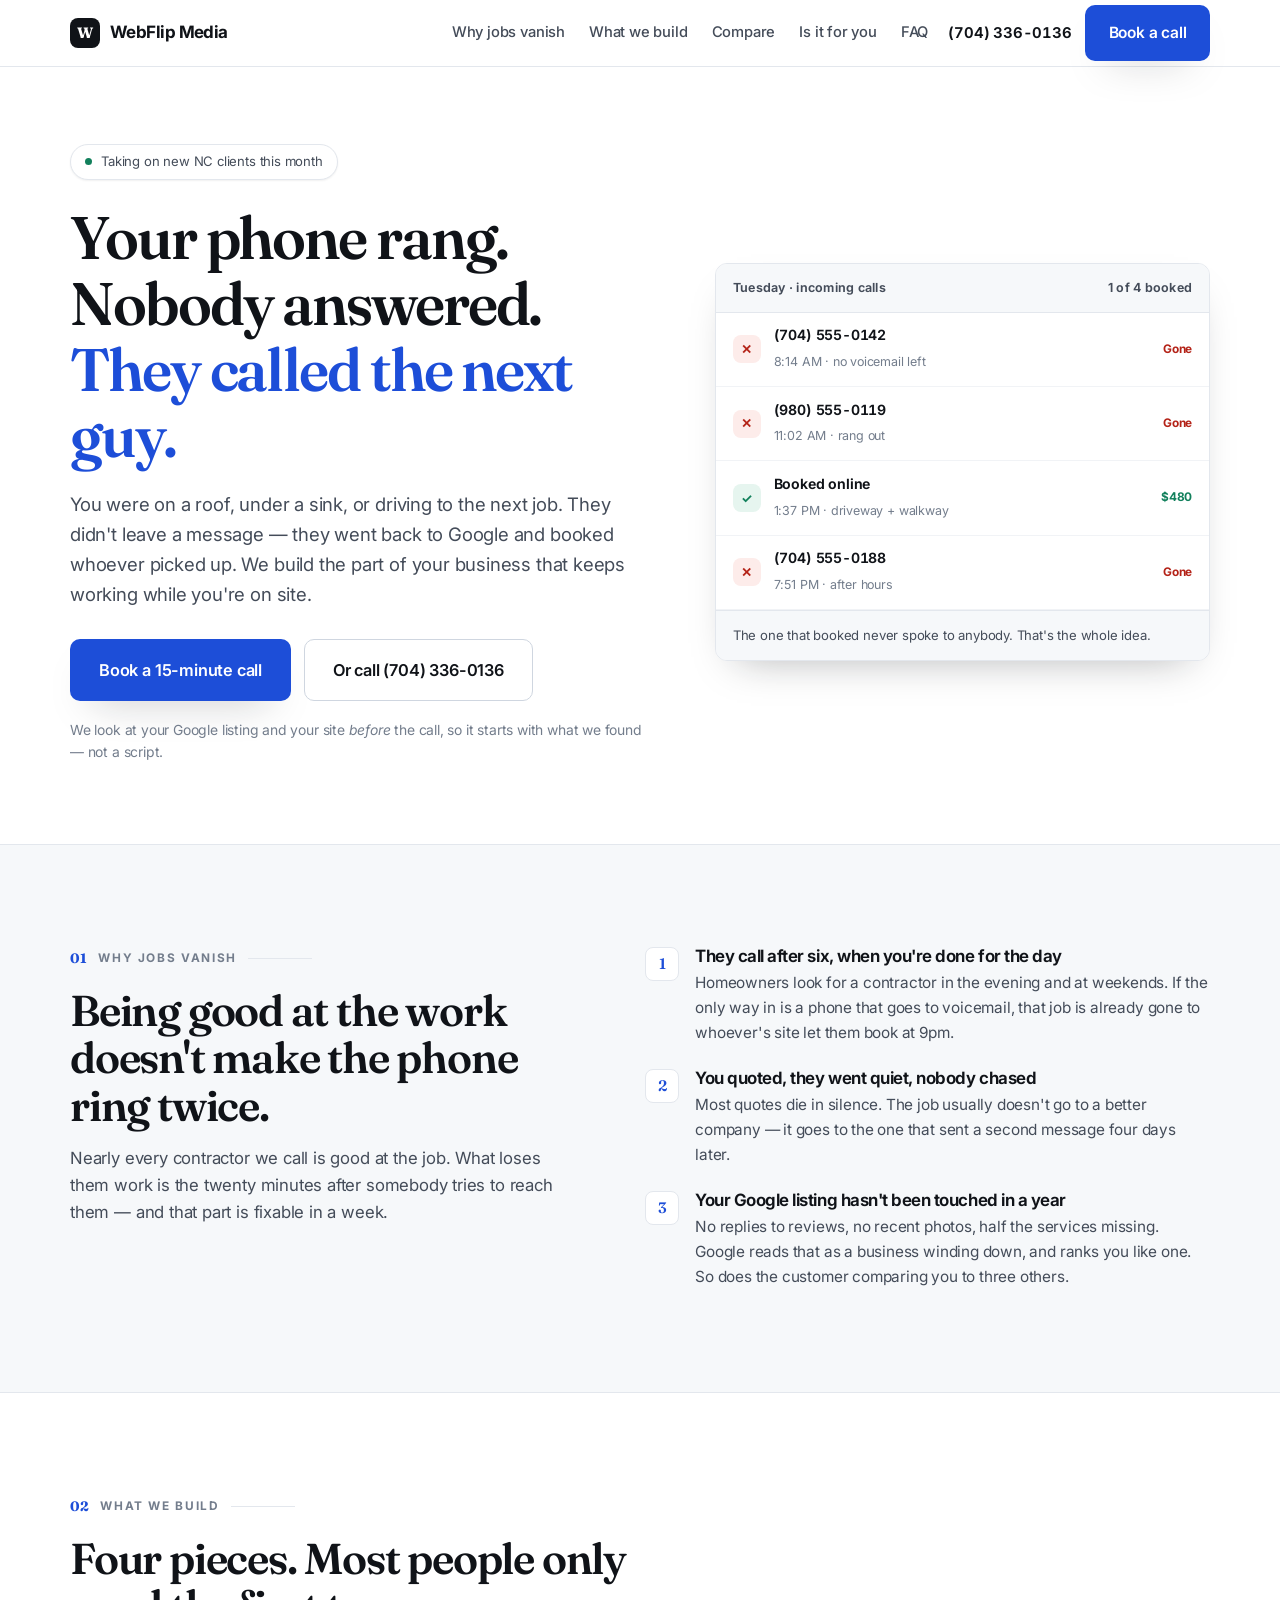
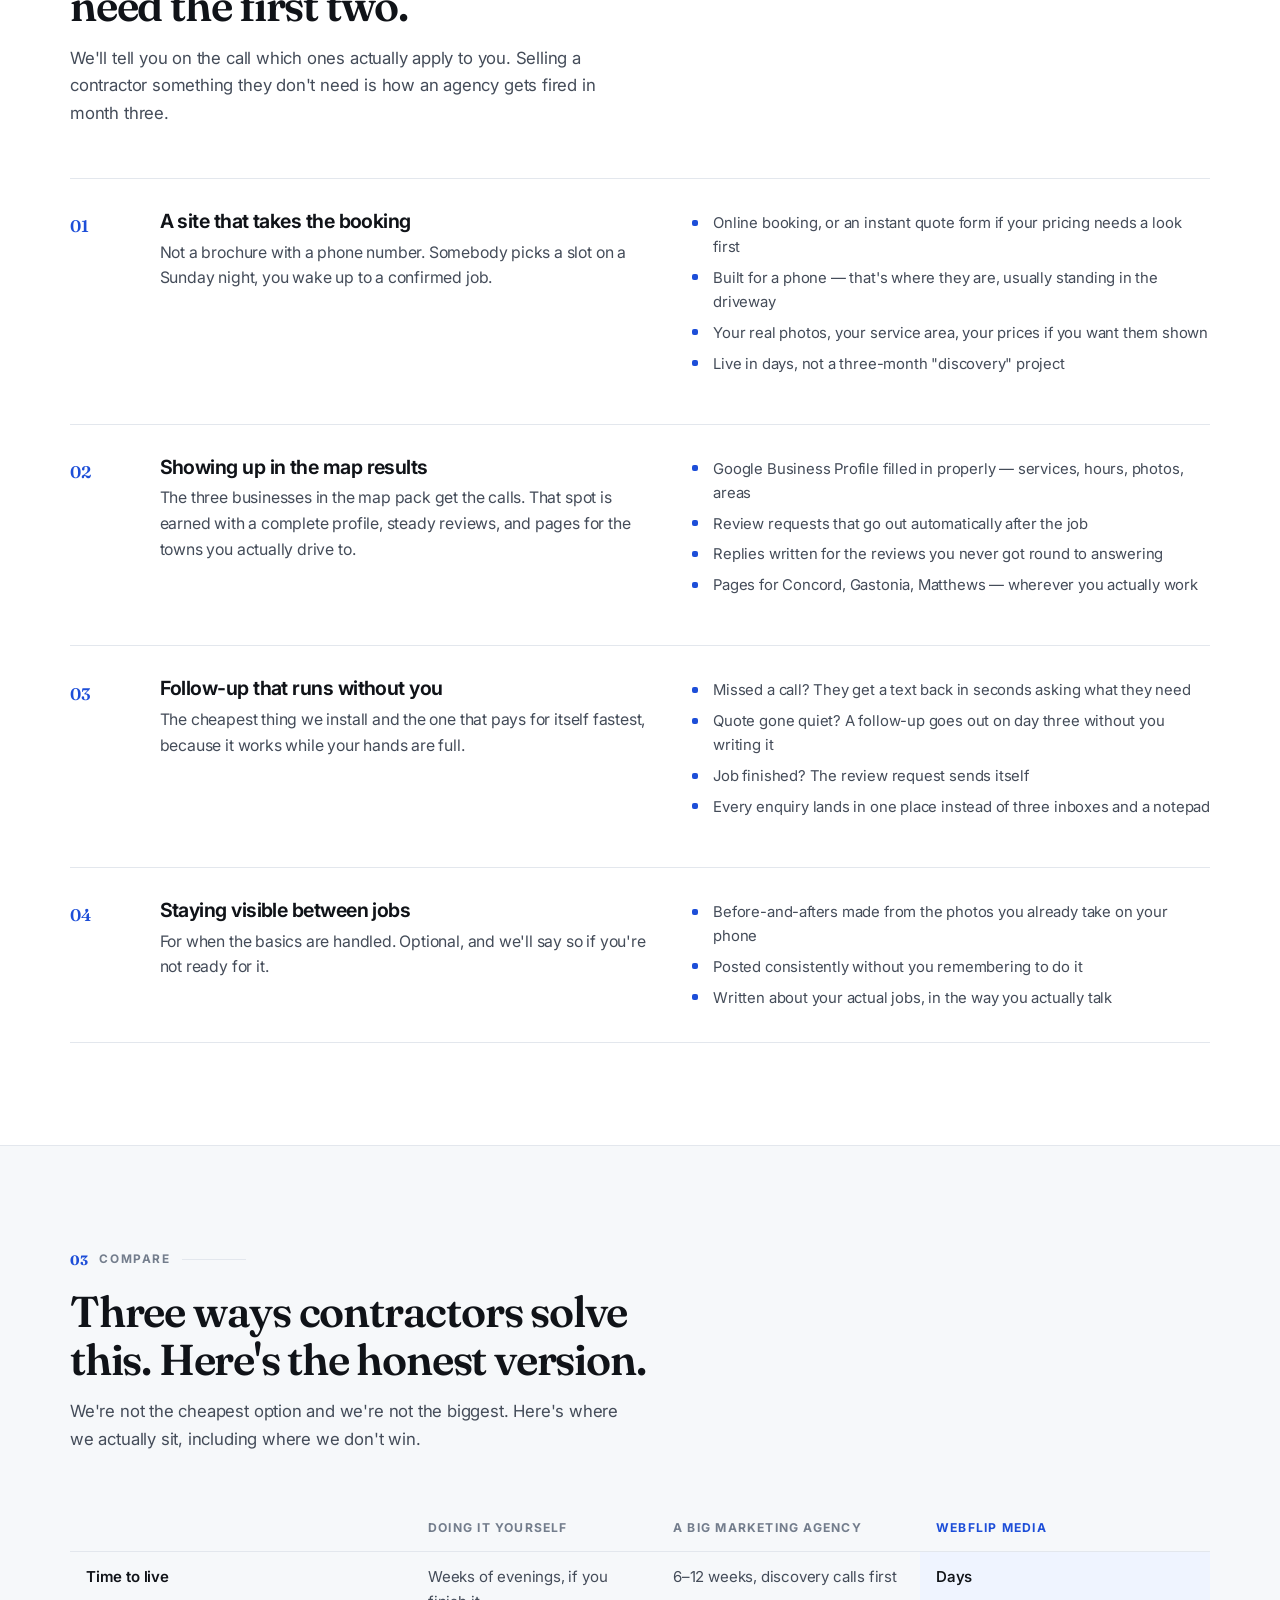
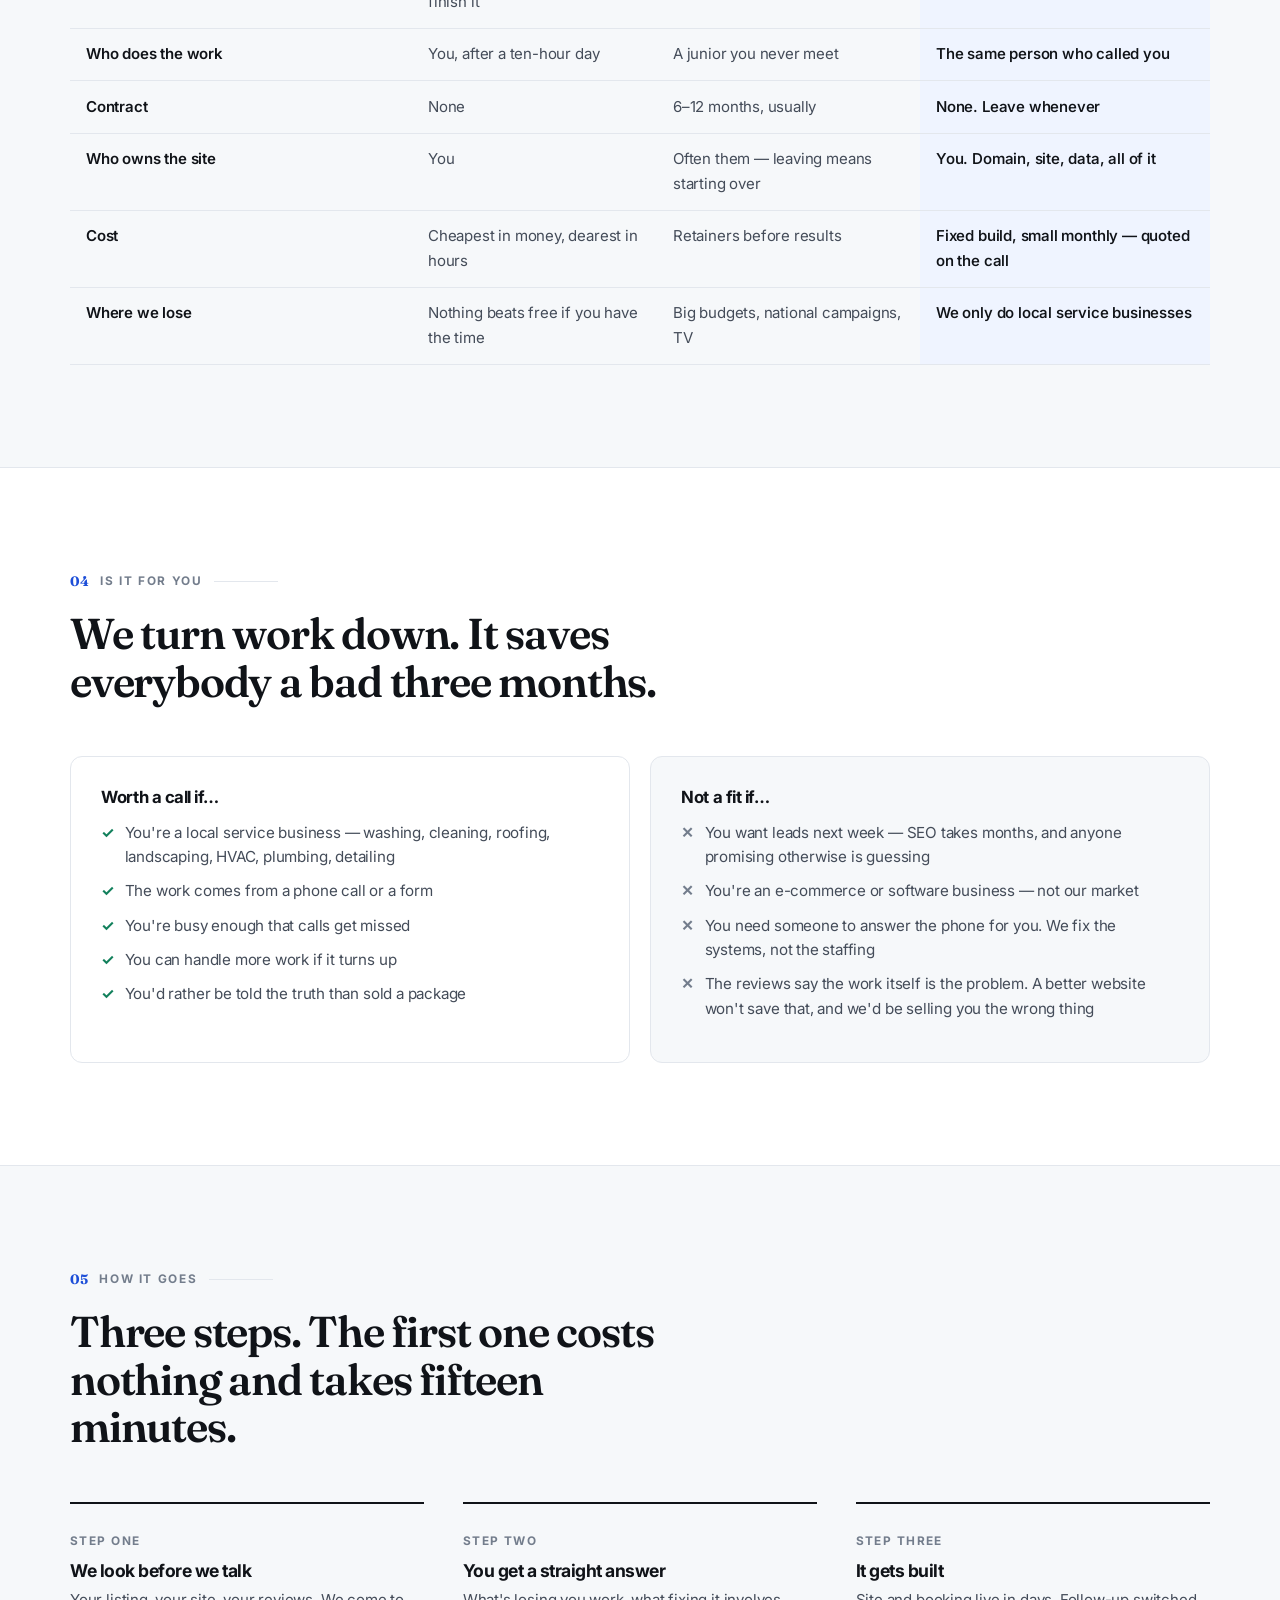
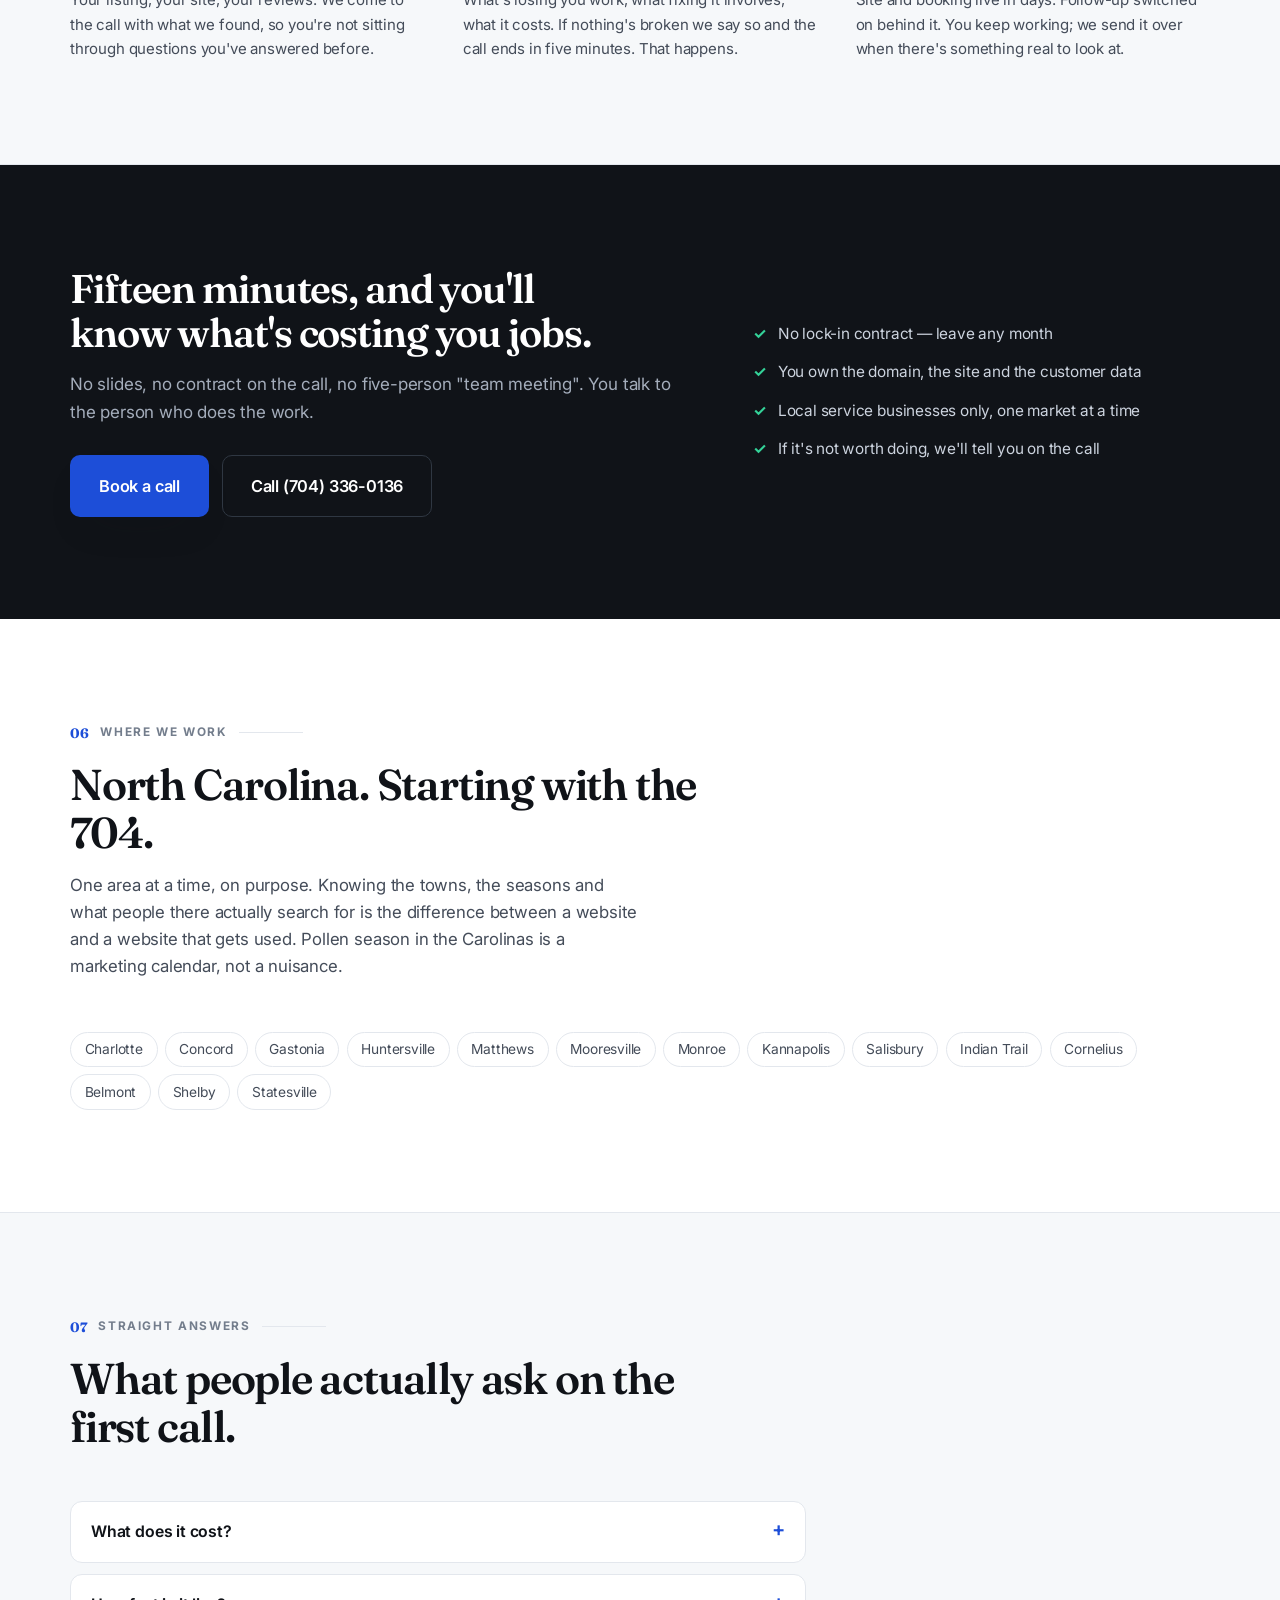
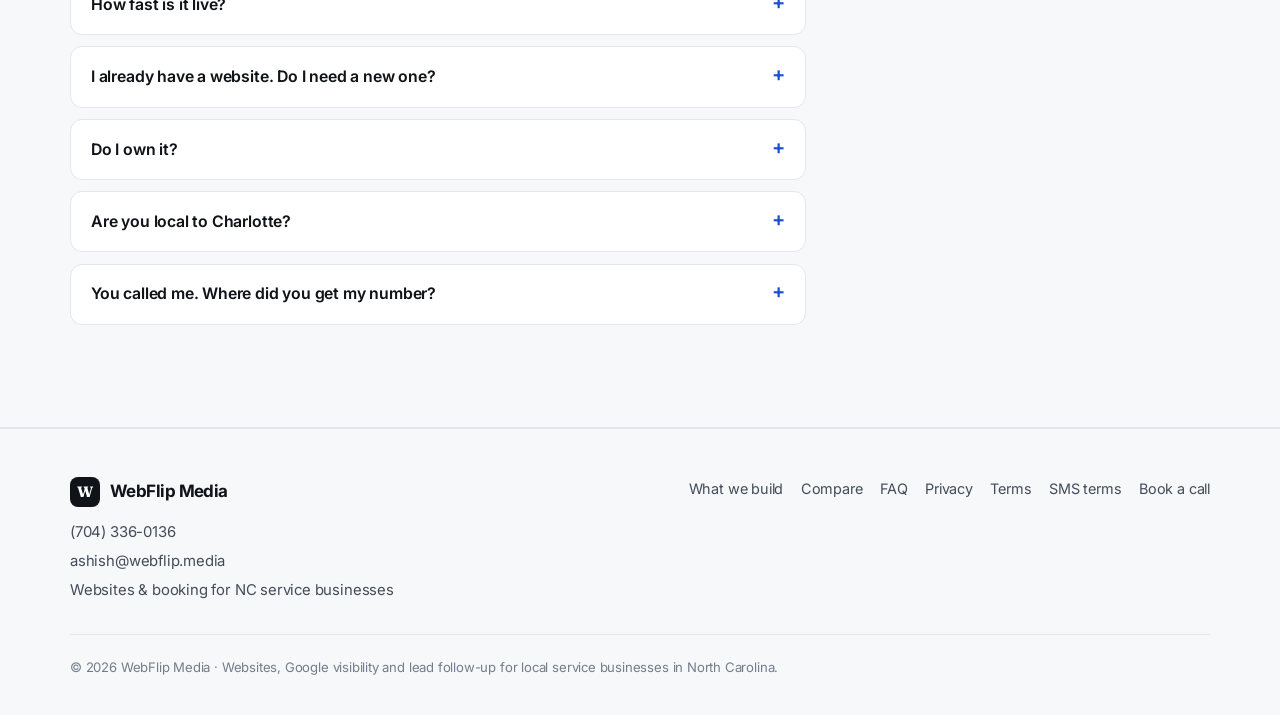
<file: index.html>
<!DOCTYPE html>
<html lang="en">
<head>
<meta charset="utf-8" />
<meta name="viewport" content="width=device-width, initial-scale=1" />
<title>WebFlip Media — Websites, Booking &amp; Follow-Up for North Carolina Contractors</title>
<meta name="description" content="We build the website, the online booking and the follow-up that catches the jobs you miss while you are on site. Local service businesses in Charlotte and the 704." />
<link rel="canonical" href="https://www.webflip.media/" />

<meta property="og:type" content="website" />
<meta property="og:title" content="WebFlip Media — Websites &amp; Booking for NC Contractors" />
<meta property="og:description" content="Your phone rang. Nobody answered. They called the next company. We build the part of your business that keeps working while you are on a job." />
<meta property="og:url" content="https://www.webflip.media/" />
<meta property="og:locale" content="en_US" />
<meta name="twitter:card" content="summary_large_image" />

<link rel="preconnect" href="https://fonts.googleapis.com" />
<link rel="preconnect" href="https://fonts.gstatic.com" crossorigin />
<link href="https://fonts.googleapis.com/css2?family=Fraunces:opsz,wght@9..144,500;9..144,600&family=Inter:wght@400;500;600;700&display=swap" rel="stylesheet" />
<link rel="stylesheet" href="/assets/styles.css" />

<!-- Real details only. A fabricated address, review count or "trusted by 500
     businesses" is the fastest way to lose a Google listing, and this page is
     read by someone deciding whether the caller was legitimate. -->
<script type="application/ld+json">
{
  "@context": "https://schema.org",
  "@type": "ProfessionalService",
  "name": "WebFlip Media",
  "url": "https://www.webflip.media/",
  "email": "ashish@webflip.media",
  "telephone": "+1-704-336-0136",
  "description": "Websites with online booking, Google visibility and automated lead follow-up for local service businesses in North Carolina.",
  "areaServed": { "@type": "State", "name": "North Carolina" },
  "serviceType": [
    "Website design and online booking",
    "Local SEO and Google Business Profile",
    "Lead follow-up automation",
    "Social media content"
  ]
}
</script>
</head>
<body>

<header class="site-header">
  <div class="wrap">
    <a class="brand" href="/"><span class="brand-mark">W</span><span>WebFlip Media</span></a>
    <nav class="nav" aria-label="Main">
      <a href="#why">Why jobs vanish</a>
      <a href="#work">What we build</a>
      <a href="#compare">Compare</a>
      <a href="#fit">Is it for you</a>
      <a href="#faq">FAQ</a>
    </nav>
    <div class="head-actions">
      <a class="head-phone" href="tel:+17043360136">(704) 336-0136</a>
      <a class="btn btn-primary" href="https://calendly.com/webflipmedia/retention-strategy-call" target="_blank" rel="noopener">Book a call</a>
    </div>
  </div>
</header>

<main>

  <!-- HERO -->
  <section class="hero">
    <div class="wrap hero-grid">
      <div>
        <span class="flag"><span class="dot"></span> Taking on new NC clients this month</span>
        <h1>Your phone rang.<br />Nobody answered.<br /><span class="em">They called the next guy.</span></h1>
        <p class="lede">
          You were on a roof, under a sink, or driving to the next job. They didn't
          leave a message — they went back to Google and booked whoever picked up.
          We build the part of your business that keeps working while you're on site.
        </p>
        <div class="hero-cta">
          <a class="btn btn-primary btn-lg" href="https://calendly.com/webflipmedia/retention-strategy-call" target="_blank" rel="noopener">Book a 15-minute call</a>
          <a class="btn btn-line btn-lg" href="tel:+17043360136">Or call (704) 336-0136</a>
        </div>
        <p class="hero-fine">
          We look at your Google listing and your site <em>before</em> the call, so it
          starts with what we found — not a script.
        </p>
      </div>

      <div class="ledger" aria-hidden="true">
        <div class="ledger-top"><span>Tuesday · incoming calls</span><span>1 of 4 booked</span></div>
        <div class="ledger-row">
          <span class="ledger-ic">✕</span>
          <span class="ledger-body"><b>(704) 555-0142</b><span>8:14 AM · no voicemail left</span></span>
          <span class="ledger-tag">Gone</span>
        </div>
        <div class="ledger-row">
          <span class="ledger-ic">✕</span>
          <span class="ledger-body"><b>(980) 555-0119</b><span>11:02 AM · rang out</span></span>
          <span class="ledger-tag">Gone</span>
        </div>
        <div class="ledger-row win">
          <span class="ledger-ic">✓</span>
          <span class="ledger-body"><b>Booked online</b><span>1:37 PM · driveway + walkway</span></span>
          <span class="ledger-tag">$480</span>
        </div>
        <div class="ledger-row">
          <span class="ledger-ic">✕</span>
          <span class="ledger-body"><b>(704) 555-0188</b><span>7:51 PM · after hours</span></span>
          <span class="ledger-tag">Gone</span>
        </div>
        <div class="ledger-foot">
          The one that booked never spoke to anybody. That's the whole idea.
        </div>
      </div>
    </div>
  </section>

  <!-- WHY -->
  <section id="why" class="tint">
    <div class="wrap split">
      <div>
        <p class="kicker" data-n="01">Why jobs vanish</p>
        <h2 class="head">Being good at the work doesn't make the phone ring twice.</h2>
        <p class="sub">
          Nearly every contractor we call is good at the job. What loses them work is
          the twenty minutes after somebody tries to reach them — and that part is
          fixable in a week.
        </p>
      </div>
      <div class="reasons">
        <div class="reason">
          <span class="reason-n">1</span>
          <div>
            <h3>They call after six, when you're done for the day</h3>
            <p>
              Homeowners look for a contractor in the evening and at weekends. If the
              only way in is a phone that goes to voicemail, that job is already gone
              to whoever's site let them book at 9pm.
            </p>
          </div>
        </div>
        <div class="reason">
          <span class="reason-n">2</span>
          <div>
            <h3>You quoted, they went quiet, nobody chased</h3>
            <p>
              Most quotes die in silence. The job usually doesn't go to a better
              company — it goes to the one that sent a second message four days later.
            </p>
          </div>
        </div>
        <div class="reason">
          <span class="reason-n">3</span>
          <div>
            <h3>Your Google listing hasn't been touched in a year</h3>
            <p>
              No replies to reviews, no recent photos, half the services missing.
              Google reads that as a business winding down, and ranks you like one.
              So does the customer comparing you to three others.
            </p>
          </div>
        </div>
      </div>
    </div>
  </section>

  <!-- WHAT WE BUILD -->
  <section id="work">
    <div class="wrap">
      <div class="section-top">
        <p class="kicker" data-n="02">What we build</p>
        <h2 class="head">Four pieces. Most people only need the first two.</h2>
        <p class="sub">
          We'll tell you on the call which ones actually apply to you. Selling a
          contractor something they don't need is how an agency gets fired in month
          three.
        </p>
      </div>

      <div class="svc">
        <article class="svc-item">
          <span class="svc-n">01</span>
          <div>
            <h3>A site that takes the booking</h3>
            <p class="svc-lead">
              Not a brochure with a phone number. Somebody picks a slot on a Sunday
              night, you wake up to a confirmed job.
            </p>
          </div>
          <ul class="svc-list">
            <li>Online booking, or an instant quote form if your pricing needs a look first</li>
            <li>Built for a phone — that's where they are, usually standing in the driveway</li>
            <li>Your real photos, your service area, your prices if you want them shown</li>
            <li>Live in days, not a three-month "discovery" project</li>
          </ul>
        </article>

        <article class="svc-item">
          <span class="svc-n">02</span>
          <div>
            <h3>Showing up in the map results</h3>
            <p class="svc-lead">
              The three businesses in the map pack get the calls. That spot is earned
              with a complete profile, steady reviews, and pages for the towns you
              actually drive to.
            </p>
          </div>
          <ul class="svc-list">
            <li>Google Business Profile filled in properly — services, hours, photos, areas</li>
            <li>Review requests that go out automatically after the job</li>
            <li>Replies written for the reviews you never got round to answering</li>
            <li>Pages for Concord, Gastonia, Matthews — wherever you actually work</li>
          </ul>
        </article>

        <article class="svc-item">
          <span class="svc-n">03</span>
          <div>
            <h3>Follow-up that runs without you</h3>
            <p class="svc-lead">
              The cheapest thing we install and the one that pays for itself fastest,
              because it works while your hands are full.
            </p>
          </div>
          <ul class="svc-list">
            <li>Missed a call? They get a text back in seconds asking what they need</li>
            <li>Quote gone quiet? A follow-up goes out on day three without you writing it</li>
            <li>Job finished? The review request sends itself</li>
            <li>Every enquiry lands in one place instead of three inboxes and a notepad</li>
          </ul>
        </article>

        <article class="svc-item">
          <span class="svc-n">04</span>
          <div>
            <h3>Staying visible between jobs</h3>
            <p class="svc-lead">
              For when the basics are handled. Optional, and we'll say so if you're not
              ready for it.
            </p>
          </div>
          <ul class="svc-list">
            <li>Before-and-afters made from the photos you already take on your phone</li>
            <li>Posted consistently without you remembering to do it</li>
            <li>Written about your actual jobs, in the way you actually talk</li>
          </ul>
        </article>
      </div>
    </div>
  </section>

  <!-- COMPARE -->
  <section id="compare" class="tint">
    <div class="wrap">
      <div class="section-top">
        <p class="kicker" data-n="03">Compare</p>
        <h2 class="head">Three ways contractors solve this. Here's the honest version.</h2>
        <p class="sub">
          We're not the cheapest option and we're not the biggest. Here's where we
          actually sit, including where we don't win.
        </p>
      </div>
      <div class="table-scroll">
        <table class="cmp">
          <thead>
            <tr>
              <th scope="col"></th>
              <th scope="col">Doing it yourself</th>
              <th scope="col">A big marketing agency</th>
              <th scope="col" class="us">WebFlip Media</th>
            </tr>
          </thead>
          <tbody>
            <tr>
              <th scope="row">Time to live</th>
              <td>Weeks of evenings, if you finish it</td>
              <td>6–12 weeks, discovery calls first</td>
              <td class="us">Days</td>
            </tr>
            <tr>
              <th scope="row">Who does the work</th>
              <td>You, after a ten-hour day</td>
              <td>A junior you never meet</td>
              <td class="us">The same person who called you</td>
            </tr>
            <tr>
              <th scope="row">Contract</th>
              <td>None</td>
              <td>6–12 months, usually</td>
              <td class="us">None. Leave whenever</td>
            </tr>
            <tr>
              <th scope="row">Who owns the site</th>
              <td>You</td>
              <td>Often them — leaving means starting over</td>
              <td class="us">You. Domain, site, data, all of it</td>
            </tr>
            <tr>
              <th scope="row">Cost</th>
              <td>Cheapest in money, dearest in hours</td>
              <td>Retainers before results</td>
              <td class="us">Fixed build, small monthly — quoted on the call</td>
            </tr>
            <tr>
              <th scope="row">Where we lose</th>
              <td>Nothing beats free if you have the time</td>
              <td>Big budgets, national campaigns, TV</td>
              <td class="us">We only do local service businesses</td>
            </tr>
          </tbody>
        </table>
      </div>
    </div>
  </section>

  <!-- FIT -->
  <section id="fit">
    <div class="wrap">
      <div class="section-top">
        <p class="kicker" data-n="04">Is it for you</p>
        <h2 class="head">We turn work down. It saves everybody a bad three months.</h2>
      </div>
      <div class="fit">
        <div class="fit-card">
          <h3>Worth a call if…</h3>
          <ul>
            <li><span class="mark y">✓</span> You're a local service business — washing, cleaning, roofing, landscaping, HVAC, plumbing, detailing</li>
            <li><span class="mark y">✓</span> The work comes from a phone call or a form</li>
            <li><span class="mark y">✓</span> You're busy enough that calls get missed</li>
            <li><span class="mark y">✓</span> You can handle more work if it turns up</li>
            <li><span class="mark y">✓</span> You'd rather be told the truth than sold a package</li>
          </ul>
        </div>
        <div class="fit-card no">
          <h3>Not a fit if…</h3>
          <ul>
            <li><span class="mark n">✕</span> You want leads next week — SEO takes months, and anyone promising otherwise is guessing</li>
            <li><span class="mark n">✕</span> You're an e-commerce or software business — not our market</li>
            <li><span class="mark n">✕</span> You need someone to answer the phone for you. We fix the systems, not the staffing</li>
            <li><span class="mark n">✕</span> The reviews say the work itself is the problem. A better website won't save that, and we'd be selling you the wrong thing</li>
          </ul>
        </div>
      </div>
    </div>
  </section>

  <!-- PROCESS -->
  <section class="tint">
    <div class="wrap">
      <div class="section-top">
        <p class="kicker" data-n="05">How it goes</p>
        <h2 class="head">Three steps. The first one costs nothing and takes fifteen minutes.</h2>
      </div>
      <div class="steps">
        <div class="step">
          <span class="step-k">Step one</span>
          <h3>We look before we talk</h3>
          <p>
            Your listing, your site, your reviews. We come to the call with what we
            found, so you're not sitting through questions you've answered before.
          </p>
        </div>
        <div class="step">
          <span class="step-k">Step two</span>
          <h3>You get a straight answer</h3>
          <p>
            What's losing you work, what fixing it involves, what it costs. If nothing's
            broken we say so and the call ends in five minutes. That happens.
          </p>
        </div>
        <div class="step">
          <span class="step-k">Step three</span>
          <h3>It gets built</h3>
          <p>
            Site and booking live in days. Follow-up switched on behind it. You keep
            working; we send it over when there's something real to look at.
          </p>
        </div>
      </div>
    </div>
  </section>

  <!-- BAND -->
  <section class="band">
    <div class="wrap band-grid">
      <div>
        <h2>Fifteen minutes, and you'll know what's costing you jobs.</h2>
        <p>
          No slides, no contract on the call, no five-person "team meeting". You talk
          to the person who does the work.
        </p>
        <div class="band-cta">
          <a class="btn btn-primary btn-lg" href="https://calendly.com/webflipmedia/retention-strategy-call" target="_blank" rel="noopener">Book a call</a>
          <a class="btn btn-line btn-lg" href="tel:+17043360136">Call (704) 336-0136</a>
        </div>
      </div>
      <ul class="promise">
        <li><span class="tick">✓</span> No lock-in contract — leave any month</li>
        <li><span class="tick">✓</span> You own the domain, the site and the customer data</li>
        <li><span class="tick">✓</span> Local service businesses only, one market at a time</li>
        <li><span class="tick">✓</span> If it's not worth doing, we'll tell you on the call</li>
      </ul>
    </div>
  </section>

  <!-- AREA -->
  <section id="area">
    <div class="wrap">
      <div class="section-top">
        <p class="kicker" data-n="06">Where we work</p>
        <h2 class="head">North Carolina. Starting with the 704.</h2>
        <p class="sub">
          One area at a time, on purpose. Knowing the towns, the seasons and what people
          there actually search for is the difference between a website and a website
          that gets used. Pollen season in the Carolinas is a marketing calendar, not a
          nuisance.
        </p>
      </div>
      <div class="towns">
        <span class="town">Charlotte</span><span class="town">Concord</span>
        <span class="town">Gastonia</span><span class="town">Huntersville</span>
        <span class="town">Matthews</span><span class="town">Mooresville</span>
        <span class="town">Monroe</span><span class="town">Kannapolis</span>
        <span class="town">Salisbury</span><span class="town">Indian Trail</span>
        <span class="town">Cornelius</span><span class="town">Belmont</span>
        <span class="town">Shelby</span><span class="town">Statesville</span>
      </div>
    </div>
  </section>

  <!-- FAQ -->
  <section id="faq" class="tint">
    <div class="wrap">
      <div class="section-top">
        <p class="kicker" data-n="07">Straight answers</p>
        <h2 class="head">What people actually ask on the first call.</h2>
      </div>
      <div class="faq">
        <details>
          <summary>What does it cost?</summary>
          <p>
            Depends what you need, and we'd rather look first than quote a number that
            means nothing. Roughly: the site is a fixed one-off, follow-up and local SEO
            are monthly. You get both figures on the call, before you commit to anything,
            and there's no contract behind them.
          </p>
        </details>
        <details>
          <summary>How fast is it live?</summary>
          <p>
            Site with booking: usually a week or two once we have your photos and details.
            Follow-up automation: a day. Local SEO is the slow one — that moves over
            months, and anybody telling you otherwise is selling.
          </p>
        </details>
        <details>
          <summary>I already have a website. Do I need a new one?</summary>
          <p>
            Often not. If it's decent and just can't take a booking, we add that instead.
            Replacing a site that works is a waste of your money and we'll say so.
          </p>
        </details>
        <details>
          <summary>Do I own it?</summary>
          <p>
            Yes — domain, site, customer data, Google profile. If you stop working with
            us, nothing is held hostage and nothing has to be rebuilt. That's not
            standard in this industry, which is why it's on this page.
          </p>
        </details>
        <details>
          <summary>Are you local to Charlotte?</summary>
          <p>
            Our number is a 704 line and North Carolina is the only market we work in
            right now. The team works remotely — you'll deal with the same person every
            time, not a rotating account manager.
          </p>
        </details>
        <details>
          <summary>You called me. Where did you get my number?</summary>
          <p>
            From your public Google Business listing — the same place your customers find
            it. If you'd rather we didn't call again, say so on the phone or email
            <a href="mailto:ashish@webflip.media">ashish@webflip.media</a>. You're removed
            permanently, that day, and we don't sell or share your details with anyone.
          </p>
        </details>
      </div>
    </div>
  </section>

</main>

<footer class="site-footer">
  <div class="wrap">
    <div class="foot-grid">
      <div>
        <a class="brand" href="/"><span class="brand-mark">W</span><span>WebFlip Media</span></a>
        <div class="foot-contact">
          <a href="tel:+17043360136">(704) 336-0136</a>
          <a href="mailto:ashish@webflip.media">ashish@webflip.media</a>
          <span>Websites &amp; booking for NC service businesses</span>
        </div>
      </div>
      <nav class="foot-links" aria-label="Footer">
        <a href="#work">What we build</a>
        <a href="#compare">Compare</a>
        <a href="#faq">FAQ</a>
        <a href="/privacy">Privacy</a>
        <a href="/terms">Terms</a>
        <a href="/sms">SMS terms</a>
        <a href="https://calendly.com/webflipmedia/retention-strategy-call" target="_blank" rel="noopener">Book a call</a>
      </nav>
    </div>
    <div class="foot-legal">
      © <span id="year">2026</span> WebFlip Media · Websites, Google visibility and lead
      follow-up for local service businesses in North Carolina.
    </div>
  </div>
</footer>

<div class="callbar">
  <a class="btn btn-line" href="tel:+17043360136">Call</a>
  <a class="btn btn-primary" href="https://calendly.com/webflipmedia/retention-strategy-call" target="_blank" rel="noopener">Book a call</a>
</div>

<script>
  // Only script on the page. A stale copyright year is a small thing that makes
  // a site look abandoned — which is the exact objection we are answering.
  document.getElementById("year").textContent = new Date().getFullYear();
</script>
</body>
</html>
</file>
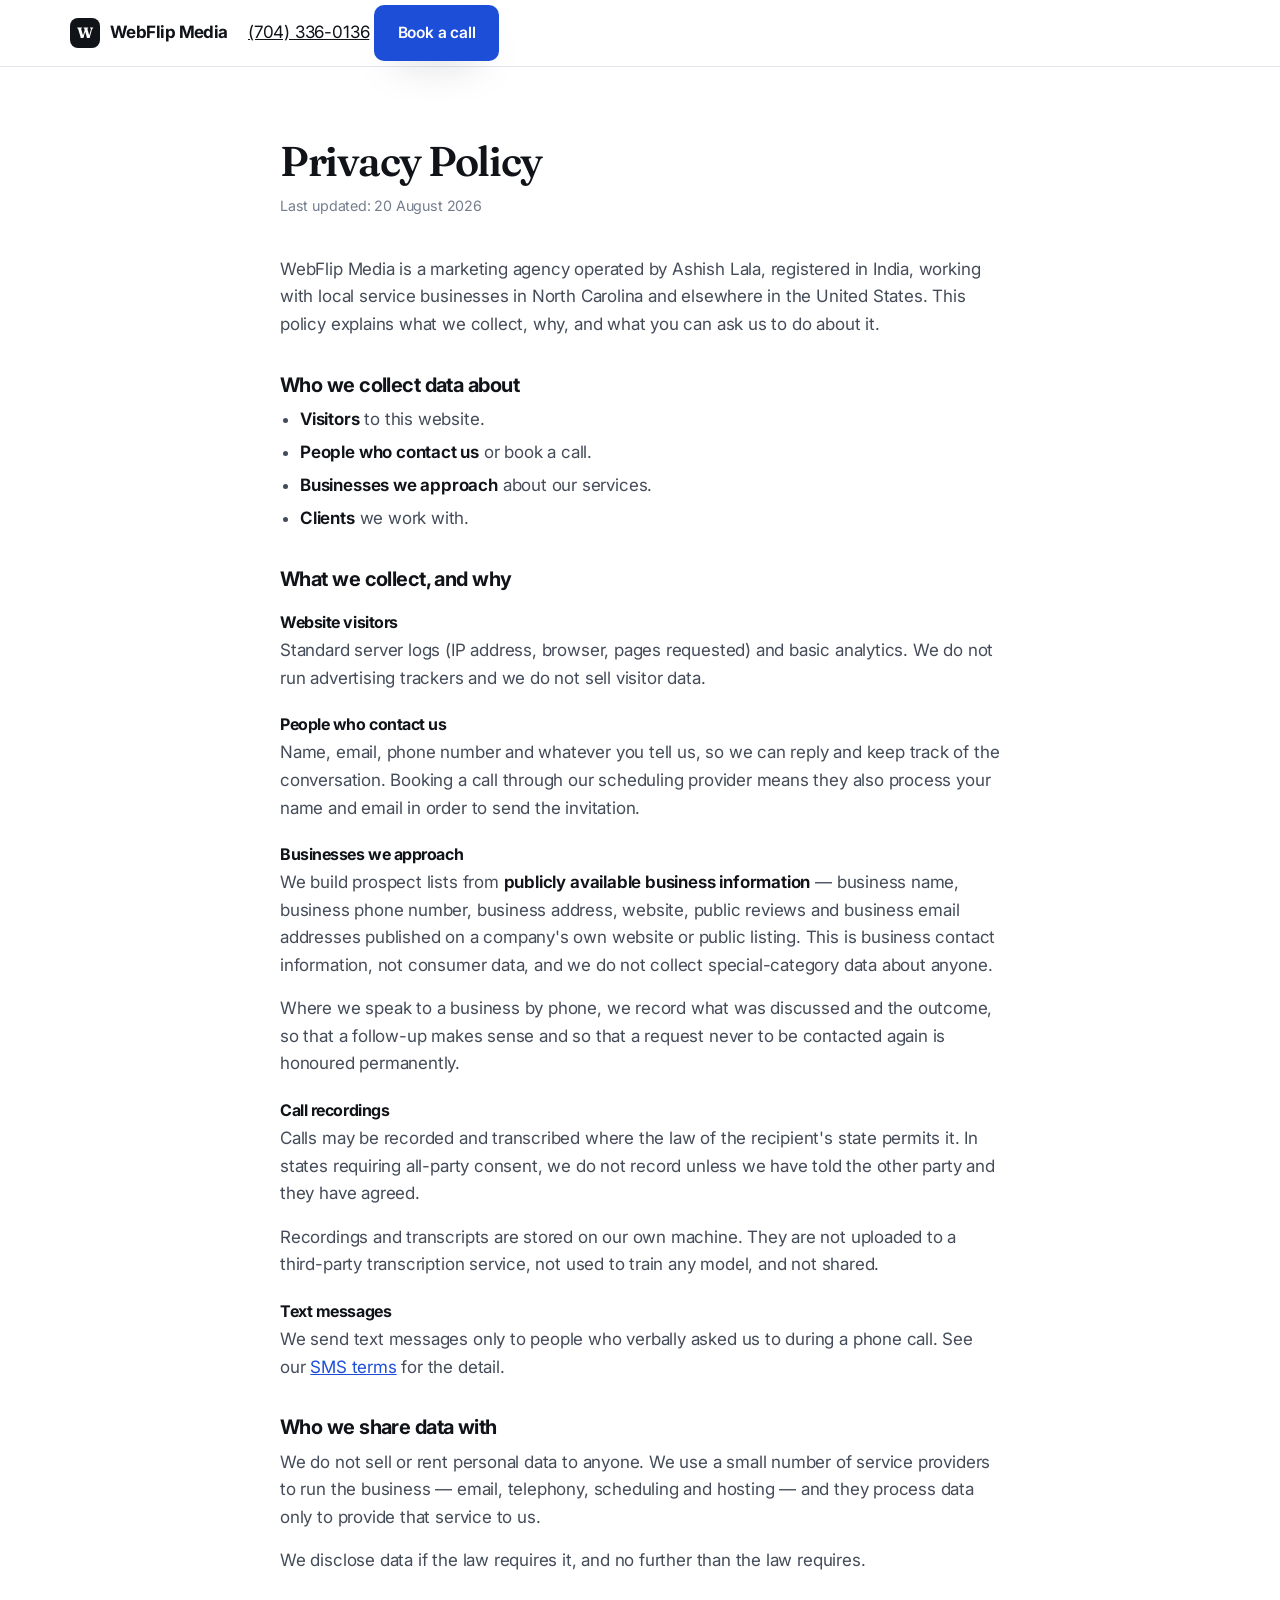
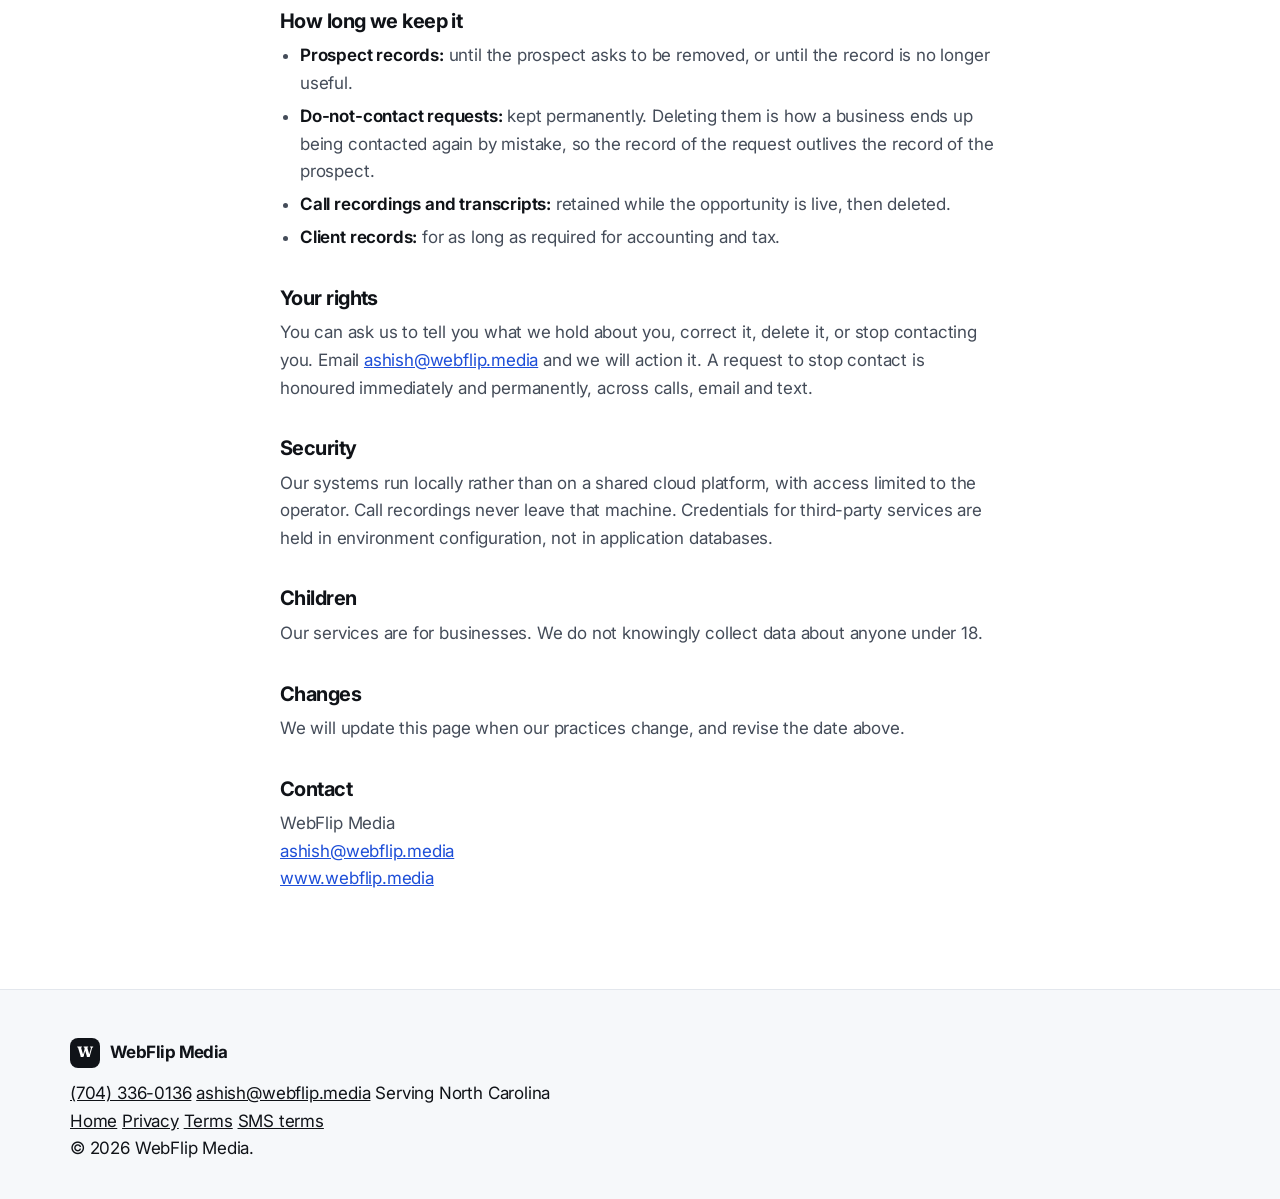
<file: privacy.html>
<!DOCTYPE html>
<html lang="en">
<head>
<meta charset="utf-8" />
<meta name="viewport" content="width=device-width, initial-scale=1" />
<title>Privacy Policy | WebFlip Media</title>
<meta name="description" content="What WebFlip Media collects, why, how long it is kept, and how to have it removed." />
<link rel="canonical" href="https://www.webflip.media/privacy" />
<link rel="preconnect" href="https://fonts.googleapis.com" />
<link rel="preconnect" href="https://fonts.gstatic.com" crossorigin />
<link href="https://fonts.googleapis.com/css2?family=Fraunces:opsz,wght@9..144,500;9..144,600&family=Inter:wght@400;500;600;700&display=swap" rel="stylesheet" />
<link rel="stylesheet" href="/assets/styles.css" />
</head>
<body>

<header class="site-header">
  <div class="wrap">
    <a class="brand" href="/"><span class="brand-mark">W</span><span>WebFlip Media</span></a>
    <div class="header-cta">
      <a class="header-phone" href="tel:+17043360136">(704) 336-0136</a>
      <a class="btn btn-primary" href="https://calendly.com/webflipmedia/retention-strategy-call" target="_blank" rel="noopener">Book a call</a>
    </div>
  </div>
</header>

<main class="legal">
  <div class="wrap">
    <h1>Privacy Policy</h1>
    <p class="updated">Last updated: 20 August 2026</p>

    <p>WebFlip Media is a marketing agency operated by Ashish Lala, registered in India, working
    with local service businesses in North Carolina and elsewhere in the United States. This
    policy explains what we collect, why, and what you can ask us to do about it.</p>

    <h2>Who we collect data about</h2>
    <ul>
      <li><strong>Visitors</strong> to this website.</li>
      <li><strong>People who contact us</strong> or book a call.</li>
      <li><strong>Businesses we approach</strong> about our services.</li>
      <li><strong>Clients</strong> we work with.</li>
    </ul>

    <h2>What we collect, and why</h2>

    <h3>Website visitors</h3>
    <p>Standard server logs (IP address, browser, pages requested) and basic analytics. We do
    not run advertising trackers and we do not sell visitor data.</p>

    <h3>People who contact us</h3>
    <p>Name, email, phone number and whatever you tell us, so we can reply and keep track of the
    conversation. Booking a call through our scheduling provider means they also process your
    name and email in order to send the invitation.</p>

    <h3>Businesses we approach</h3>
    <p>We build prospect lists from <strong>publicly available business information</strong>
    &mdash; business name, business phone number, business address, website, public reviews and
    business email addresses published on a company's own website or public listing. This is
    business contact information, not consumer data, and we do not collect special-category data
    about anyone.</p>
    <p>Where we speak to a business by phone, we record what was discussed and the outcome, so
    that a follow-up makes sense and so that a request never to be contacted again is honoured
    permanently.</p>

    <h3>Call recordings</h3>
    <p>Calls may be recorded and transcribed where the law of the recipient's state permits it.
    In states requiring all-party consent, we do not record unless we have told the other party
    and they have agreed.</p>
    <p>Recordings and transcripts are stored on our own machine. They are not uploaded to a
    third-party transcription service, not used to train any model, and not shared.</p>

    <h3>Text messages</h3>
    <p>We send text messages only to people who verbally asked us to during a phone call. See
    our <a href="/sms">SMS terms</a> for the detail.</p>

    <h2>Who we share data with</h2>
    <p>We do not sell or rent personal data to anyone. We use a small number of service
    providers to run the business &mdash; email, telephony, scheduling and hosting &mdash; and
    they process data only to provide that service to us.</p>
    <p>We disclose data if the law requires it, and no further than the law requires.</p>

    <h2>How long we keep it</h2>
    <ul>
      <li><strong>Prospect records:</strong> until the prospect asks to be removed, or until the
      record is no longer useful.</li>
      <li><strong>Do-not-contact requests:</strong> kept permanently. Deleting them is how a
      business ends up being contacted again by mistake, so the record of the request outlives
      the record of the prospect.</li>
      <li><strong>Call recordings and transcripts:</strong> retained while the opportunity is
      live, then deleted.</li>
      <li><strong>Client records:</strong> for as long as required for accounting and tax.</li>
    </ul>

    <h2>Your rights</h2>
    <p>You can ask us to tell you what we hold about you, correct it, delete it, or stop
    contacting you. Email <a href="mailto:ashish@webflip.media">ashish@webflip.media</a> and we
    will action it. A request to stop contact is honoured immediately and permanently, across
    calls, email and text.</p>

    <h2>Security</h2>
    <p>Our systems run locally rather than on a shared cloud platform, with access limited to the
    operator. Call recordings never leave that machine. Credentials for third-party services are
    held in environment configuration, not in application databases.</p>

    <h2>Children</h2>
    <p>Our services are for businesses. We do not knowingly collect data about anyone under
    18.</p>

    <h2>Changes</h2>
    <p>We will update this page when our practices change, and revise the date above.</p>

    <h2>Contact</h2>
    <p>WebFlip Media<br />
    <a href="mailto:ashish@webflip.media">ashish@webflip.media</a><br />
    <a href="https://www.webflip.media">www.webflip.media</a></p>
  </div>
</main>

<footer class="site-footer">
  <div class="wrap">
    <div class="footer-grid">
      <div>
        <a class="brand" href="/" style="margin-bottom:0.8rem;"><span class="brand-mark">W</span><span>WebFlip Media</span></a>
        <div class="footer-contact">
          <a href="tel:+17043360136">(704) 336-0136</a>
          <a href="mailto:ashish@webflip.media">ashish@webflip.media</a>
          <span>Serving North Carolina</span>
        </div>
      </div>
      <nav class="footer-links" aria-label="Footer">
        <a href="/">Home</a>
        <a href="/privacy">Privacy</a>
        <a href="/terms">Terms</a>
        <a href="/sms">SMS terms</a>
      </nav>
    </div>
    <div class="footer-legal">&copy; 2026 WebFlip Media.</div>
  </div>
</footer>
</body>
</html>
</file>
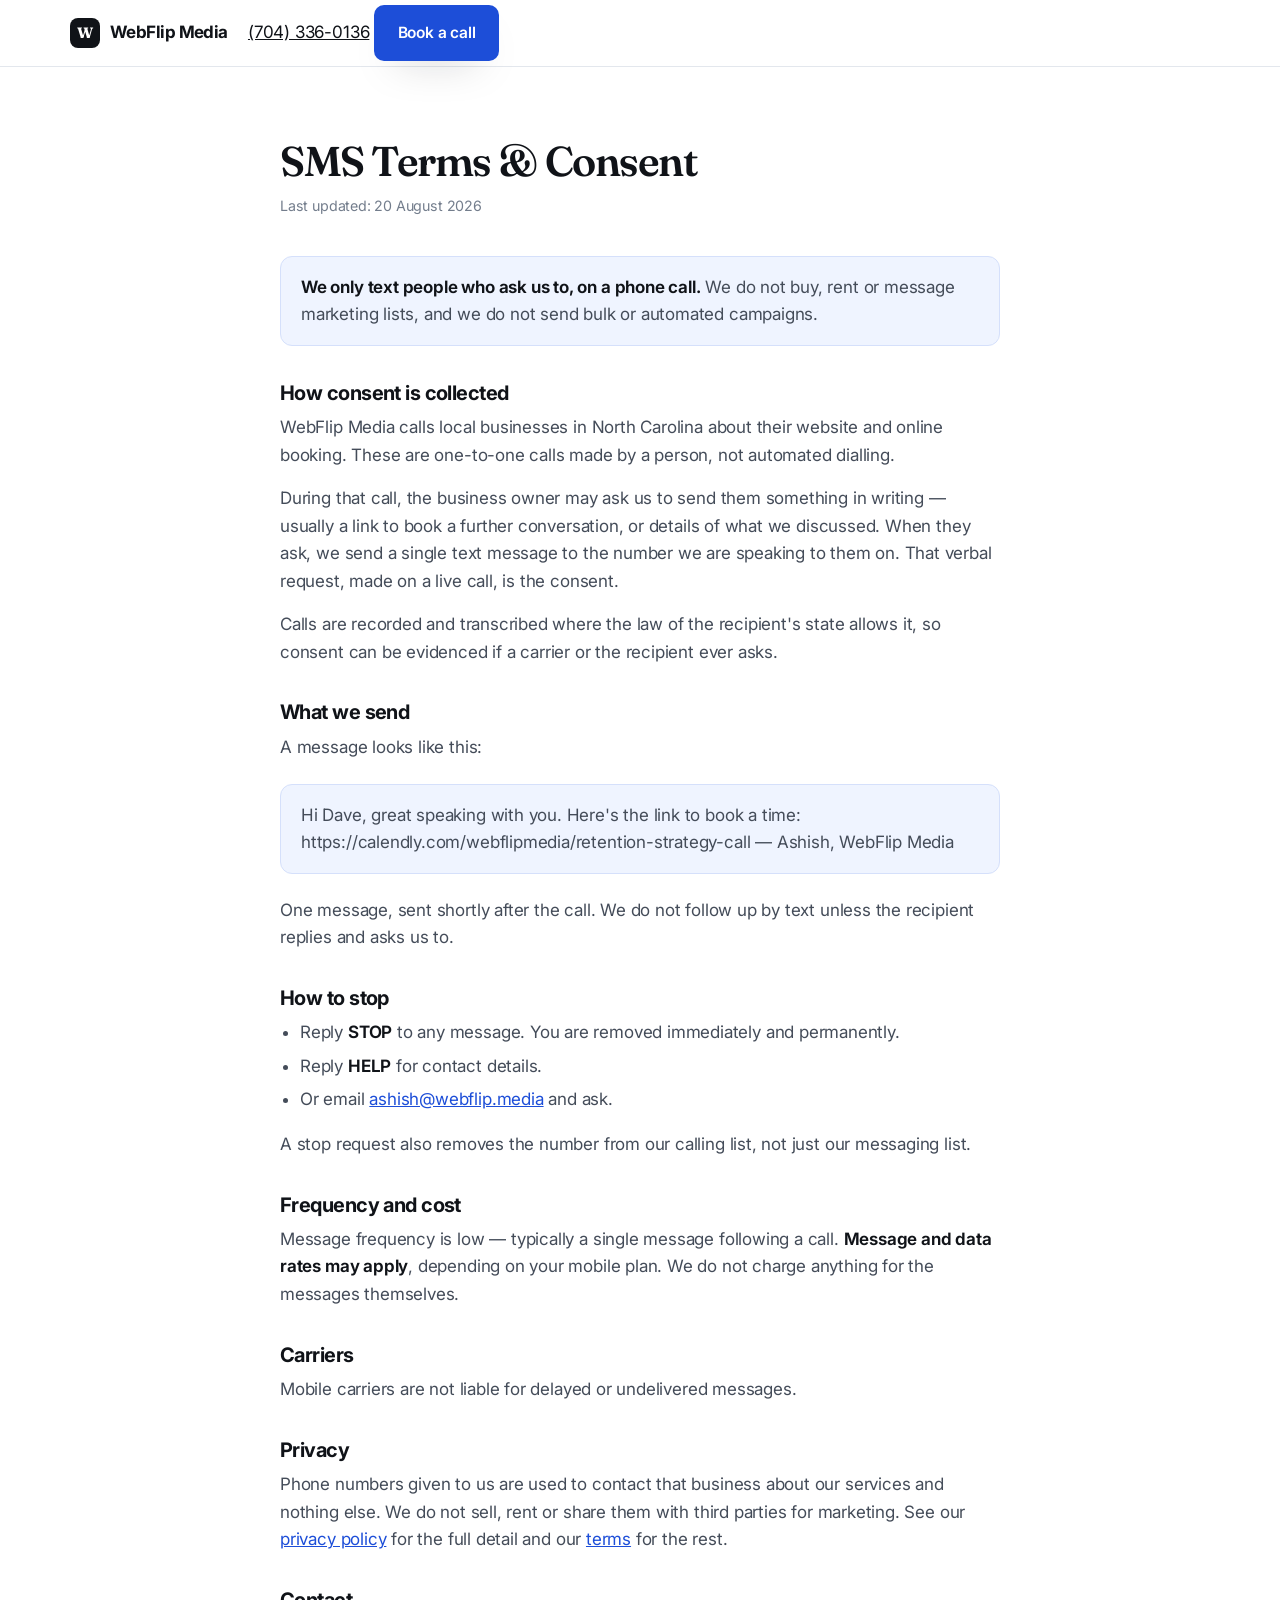
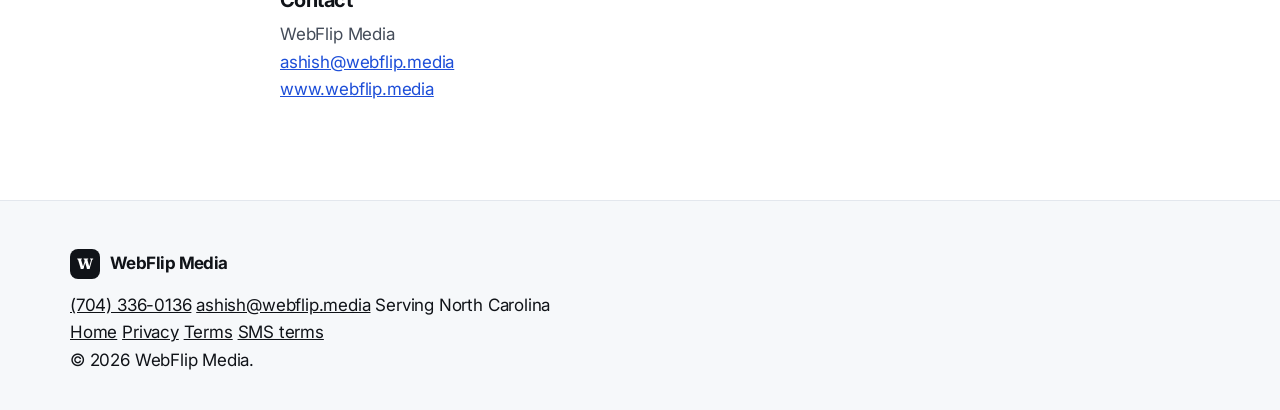
<file: sms.html>
<!DOCTYPE html>
<html lang="en">
<head>
<meta charset="utf-8" />
<meta name="viewport" content="width=device-width, initial-scale=1" />
<title>SMS Terms &amp; Consent | WebFlip Media</title>
<meta name="description" content="How WebFlip Media collects consent for text messages, what we send, and how to stop." />
<link rel="canonical" href="https://www.webflip.media/sms" />
<link rel="preconnect" href="https://fonts.googleapis.com" />
<link rel="preconnect" href="https://fonts.gstatic.com" crossorigin />
<link href="https://fonts.googleapis.com/css2?family=Fraunces:opsz,wght@9..144,500;9..144,600&family=Inter:wght@400;500;600;700&display=swap" rel="stylesheet" />
<link rel="stylesheet" href="/assets/styles.css" />
</head>
<body>

<header class="site-header">
  <div class="wrap">
    <a class="brand" href="/"><span class="brand-mark">W</span><span>WebFlip Media</span></a>
    <div class="header-cta">
      <a class="header-phone" href="tel:+17043360136">(704) 336-0136</a>
      <a class="btn btn-primary" href="https://calendly.com/webflipmedia/retention-strategy-call" target="_blank" rel="noopener">Book a call</a>
    </div>
  </div>
</header>

<main class="legal">
  <div class="wrap">
    <h1>SMS Terms &amp; Consent</h1>
    <p class="updated">Last updated: 20 August 2026</p>

    <div class="callout">
      <p><strong>We only text people who ask us to, on a phone call.</strong> We do not buy,
      rent or message marketing lists, and we do not send bulk or automated campaigns.</p>
    </div>

    <h2>How consent is collected</h2>
    <p>WebFlip Media calls local businesses in North Carolina about their website and online
    booking. These are one-to-one calls made by a person, not automated dialling.</p>
    <p>During that call, the business owner may ask us to send them something in writing &mdash;
    usually a link to book a further conversation, or details of what we discussed. When they
    ask, we send a single text message to the number we are speaking to them on. That verbal
    request, made on a live call, is the consent.</p>
    <p>Calls are recorded and transcribed where the law of the recipient's state allows it, so
    consent can be evidenced if a carrier or the recipient ever asks.</p>

    <h2>What we send</h2>
    <p>A message looks like this:</p>
    <div class="callout">
      <p>Hi Dave, great speaking with you. Here's the link to book a time:
      https://calendly.com/webflipmedia/retention-strategy-call &mdash; Ashish, WebFlip Media</p>
    </div>
    <p>One message, sent shortly after the call. We do not follow up by text unless the
    recipient replies and asks us to.</p>

    <h2>How to stop</h2>
    <ul>
      <li>Reply <strong>STOP</strong> to any message. You are removed immediately and permanently.</li>
      <li>Reply <strong>HELP</strong> for contact details.</li>
      <li>Or email <a href="mailto:ashish@webflip.media">ashish@webflip.media</a> and ask.</li>
    </ul>
    <p>A stop request also removes the number from our calling list, not just our messaging
    list.</p>

    <h2>Frequency and cost</h2>
    <p>Message frequency is low &mdash; typically a single message following a call.
    <strong>Message and data rates may apply</strong>, depending on your mobile plan. We do not
    charge anything for the messages themselves.</p>

    <h2>Carriers</h2>
    <p>Mobile carriers are not liable for delayed or undelivered messages.</p>

    <h2>Privacy</h2>
    <p>Phone numbers given to us are used to contact that business about our services and
    nothing else. We do not sell, rent or share them with third parties for marketing. See our
    <a href="/privacy">privacy policy</a> for the full detail and our <a href="/terms">terms</a>
    for the rest.</p>

    <h2>Contact</h2>
    <p>WebFlip Media<br />
    <a href="mailto:ashish@webflip.media">ashish@webflip.media</a><br />
    <a href="https://www.webflip.media">www.webflip.media</a></p>
  </div>
</main>

<footer class="site-footer">
  <div class="wrap">
    <div class="footer-grid">
      <div>
        <a class="brand" href="/" style="margin-bottom:0.8rem;"><span class="brand-mark">W</span><span>WebFlip Media</span></a>
        <div class="footer-contact">
          <a href="tel:+17043360136">(704) 336-0136</a>
          <a href="mailto:ashish@webflip.media">ashish@webflip.media</a>
          <span>Serving North Carolina</span>
        </div>
      </div>
      <nav class="footer-links" aria-label="Footer">
        <a href="/">Home</a>
        <a href="/privacy">Privacy</a>
        <a href="/terms">Terms</a>
        <a href="/sms">SMS terms</a>
      </nav>
    </div>
    <div class="footer-legal">&copy; 2026 WebFlip Media.</div>
  </div>
</footer>
</body>
</html>
</file>
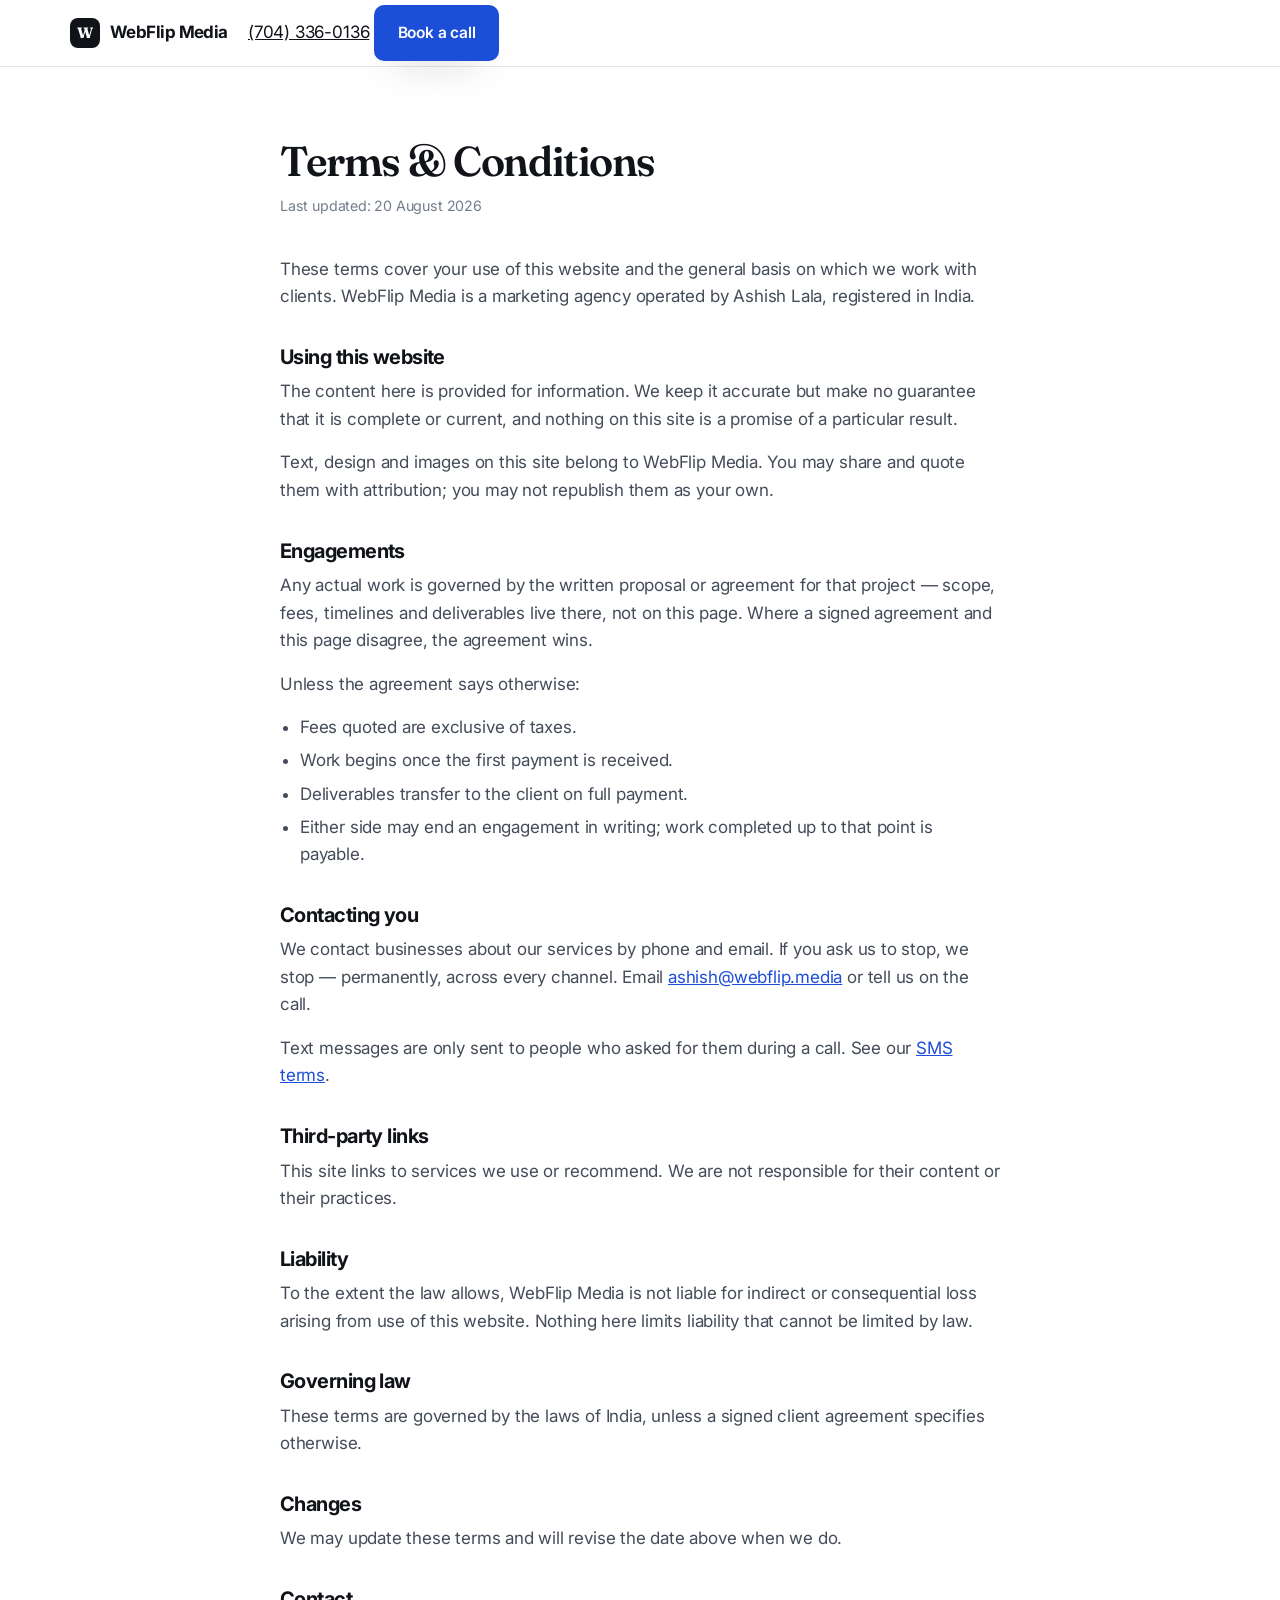
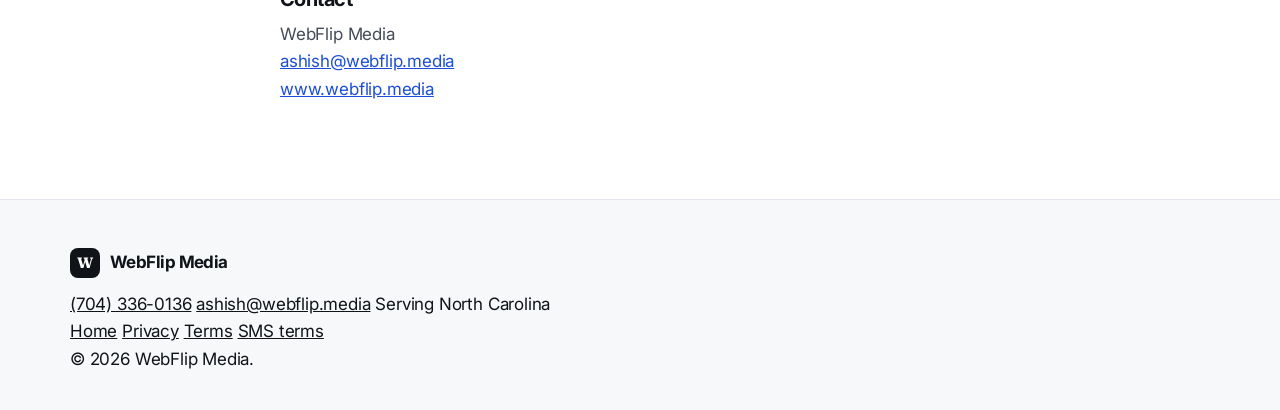
<file: terms.html>
<!DOCTYPE html>
<html lang="en">
<head>
<meta charset="utf-8" />
<meta name="viewport" content="width=device-width, initial-scale=1" />
<title>Terms &amp; Conditions | WebFlip Media</title>
<meta name="description" content="Terms for using the WebFlip Media website and working with us." />
<link rel="canonical" href="https://www.webflip.media/terms" />
<link rel="preconnect" href="https://fonts.googleapis.com" />
<link rel="preconnect" href="https://fonts.gstatic.com" crossorigin />
<link href="https://fonts.googleapis.com/css2?family=Fraunces:opsz,wght@9..144,500;9..144,600&family=Inter:wght@400;500;600;700&display=swap" rel="stylesheet" />
<link rel="stylesheet" href="/assets/styles.css" />
</head>
<body>

<header class="site-header">
  <div class="wrap">
    <a class="brand" href="/"><span class="brand-mark">W</span><span>WebFlip Media</span></a>
    <div class="header-cta">
      <a class="header-phone" href="tel:+17043360136">(704) 336-0136</a>
      <a class="btn btn-primary" href="https://calendly.com/webflipmedia/retention-strategy-call" target="_blank" rel="noopener">Book a call</a>
    </div>
  </div>
</header>

<main class="legal">
  <div class="wrap">
    <h1>Terms &amp; Conditions</h1>
    <p class="updated">Last updated: 20 August 2026</p>

    <p>These terms cover your use of this website and the general basis on which we work with
    clients. WebFlip Media is a marketing agency operated by Ashish Lala, registered in
    India.</p>

    <h2>Using this website</h2>
    <p>The content here is provided for information. We keep it accurate but make no guarantee
    that it is complete or current, and nothing on this site is a promise of a particular
    result.</p>
    <p>Text, design and images on this site belong to WebFlip Media. You may share and quote
    them with attribution; you may not republish them as your own.</p>

    <h2>Engagements</h2>
    <p>Any actual work is governed by the written proposal or agreement for that project &mdash;
    scope, fees, timelines and deliverables live there, not on this page. Where a signed
    agreement and this page disagree, the agreement wins.</p>
    <p>Unless the agreement says otherwise:</p>
    <ul>
      <li>Fees quoted are exclusive of taxes.</li>
      <li>Work begins once the first payment is received.</li>
      <li>Deliverables transfer to the client on full payment.</li>
      <li>Either side may end an engagement in writing; work completed up to that point is
      payable.</li>
    </ul>

    <h2>Contacting you</h2>
    <p>We contact businesses about our services by phone and email. If you ask us to stop, we
    stop &mdash; permanently, across every channel. Email
    <a href="mailto:ashish@webflip.media">ashish@webflip.media</a> or tell us on the call.</p>
    <p>Text messages are only sent to people who asked for them during a call. See our
    <a href="/sms">SMS terms</a>.</p>

    <h2>Third-party links</h2>
    <p>This site links to services we use or recommend. We are not responsible for their content
    or their practices.</p>

    <h2>Liability</h2>
    <p>To the extent the law allows, WebFlip Media is not liable for indirect or consequential
    loss arising from use of this website. Nothing here limits liability that cannot be limited
    by law.</p>

    <h2>Governing law</h2>
    <p>These terms are governed by the laws of India, unless a signed client agreement specifies
    otherwise.</p>

    <h2>Changes</h2>
    <p>We may update these terms and will revise the date above when we do.</p>

    <h2>Contact</h2>
    <p>WebFlip Media<br />
    <a href="mailto:ashish@webflip.media">ashish@webflip.media</a><br />
    <a href="https://www.webflip.media">www.webflip.media</a></p>
  </div>
</main>

<footer class="site-footer">
  <div class="wrap">
    <div class="footer-grid">
      <div>
        <a class="brand" href="/" style="margin-bottom:0.8rem;"><span class="brand-mark">W</span><span>WebFlip Media</span></a>
        <div class="footer-contact">
          <a href="tel:+17043360136">(704) 336-0136</a>
          <a href="mailto:ashish@webflip.media">ashish@webflip.media</a>
          <span>Serving North Carolina</span>
        </div>
      </div>
      <nav class="footer-links" aria-label="Footer">
        <a href="/">Home</a>
        <a href="/privacy">Privacy</a>
        <a href="/terms">Terms</a>
        <a href="/sms">SMS terms</a>
      </nav>
    </div>
    <div class="footer-legal">&copy; 2026 WebFlip Media.</div>
  </div>
</footer>
</body>
</html>
</file>
<file: assets/styles.css>
/* WebFlip Media — North Carolina.
 *
 * Read by a contractor who was cold-called ninety seconds ago, usually on a
 * phone, often outside. So: high contrast, big tap targets, no carousels, no
 * hero video, nothing that needs explaining.
 *
 * The design job is credibility, not decoration. What makes a small agency site
 * look fake is uniformity — four identical cards, four identical icons, copy
 * that could belong to anyone. So the sections here deliberately differ in
 * shape: a ledger, a table, a two-column argument, a list of who we turn away.
 *
 * No build step and no dependencies beyond one webfont. A site that needs npm
 * to change a phone number is a site whose phone number goes stale.
 */

/* ── Tokens ──────────────────────────────────────────────────────────────── */
:root {
  --ink: #101318;
  --ink-2: #444c59;
  --ink-3: #737d8c;
  --line: #e3e7ed;
  --line-strong: #cfd6e0;
  --paper: #ffffff;
  --paper-2: #f6f8fa;
  --night: #101318;
  --night-2: #1a1f27;

  --accent: #1d4ed8;
  --accent-ink: #12358f;
  --accent-wash: #eff4ff;
  --ok: #12805c;
  --warn: #b4530a;
  --bad: #b42318;

  --maxw: 1140px;
  --r: 12px;
  --shadow: 0 18px 40px -22px rgba(16, 19, 24, 0.35);
  --shadow-sm: 0 1px 2px rgba(16, 19, 24, 0.06);

  --sans: "Inter", -apple-system, BlinkMacSystemFont, "Segoe UI", Roboto, Arial, sans-serif;
  --display: "Fraunces", Georgia, "Times New Roman", serif;
}

*, *::before, *::after { box-sizing: border-box; }
html { -webkit-text-size-adjust: 100%; scroll-behavior: smooth; }
body {
  margin: 0;
  background: var(--paper);
  color: var(--ink);
  font-family: var(--sans);
  font-size: 17px;
  line-height: 1.62;
  letter-spacing: -0.011em;
  -webkit-font-smoothing: antialiased;
}
img { max-width: 100%; display: block; }
a { color: inherit; }
h1, h2, h3, h4 { margin: 0; line-height: 1.1; letter-spacing: -0.028em; }
p { margin: 0 0 1rem; }
ul { margin: 0; padding: 0; list-style: none; }
strong { font-weight: 650; color: var(--ink); }

@media (prefers-reduced-motion: reduce) {
  html { scroll-behavior: auto; }
  *, *::before, *::after { transition: none !important; animation: none !important; }
}

/* ── Layout ──────────────────────────────────────────────────────────────── */
.wrap { width: min(100% - 2.5rem, var(--maxw)); margin-inline: auto; }
.narrow { max-width: 44rem; }
section { padding: clamp(3.5rem, 8vw, 6.5rem) 0; }
.tint { background: var(--paper-2); border-block: 1px solid var(--line); }

/* Section headers carry a number. Numbering is the cheapest signal that a page
   was laid out by someone rather than assembled from a template. */
.kicker {
  display: flex;
  align-items: center;
  gap: 0.7rem;
  font-size: 0.74rem;
  font-weight: 700;
  letter-spacing: 0.14em;
  text-transform: uppercase;
  color: var(--ink-3);
  margin-bottom: 1.1rem;
}
.kicker::before {
  content: attr(data-n);
  font-family: var(--display);
  font-size: 0.85rem;
  letter-spacing: 0;
  color: var(--accent);
}
.kicker::after {
  content: "";
  flex: 1;
  height: 1px;
  background: var(--line);
  max-width: 4rem;
}
h2.head {
  font-family: var(--display);
  font-weight: 600;
  font-size: clamp(1.75rem, 3.8vw, 2.7rem);
  max-width: 22ch;
}
.sub { color: var(--ink-2); font-size: 1.05rem; margin-top: 0.95rem; max-width: 52ch; }
.section-top { margin-bottom: clamp(2.2rem, 4vw, 3.2rem); }

/* ── Buttons ─────────────────────────────────────────────────────────────── */
.btn {
  display: inline-flex; align-items: center; justify-content: center; gap: 0.5rem;
  font-weight: 600; font-size: 0.97rem;
  padding: 0.9rem 1.4rem; border-radius: 10px;
  text-decoration: none; border: 1px solid transparent;
  transition: background 0.15s ease, border-color 0.15s ease, transform 0.15s ease;
}
.btn-primary { background: var(--accent); color: #fff; box-shadow: var(--shadow); }
.btn-primary:hover { background: var(--accent-ink); transform: translateY(-1px); }
.btn-line { border-color: var(--line-strong); background: #fff; color: var(--ink); }
.btn-line:hover { border-color: var(--ink-3); }
.btn-lg { padding: 1.05rem 1.75rem; font-size: 1.02rem; }
:where(a, button, summary):focus-visible { outline: 2px solid var(--accent); outline-offset: 3px; border-radius: 6px; }

/* ── Header ──────────────────────────────────────────────────────────────── */
.site-header {
  position: sticky; top: 0; z-index: 50;
  background: rgba(255, 255, 255, 0.9);
  backdrop-filter: blur(12px);
  border-bottom: 1px solid var(--line);
}
.site-header .wrap { display: flex; align-items: center; gap: 1.25rem; min-height: 66px; }
.brand { display: flex; align-items: center; gap: 0.6rem; text-decoration: none; font-weight: 700; letter-spacing: -0.03em; }
.brand-mark {
  width: 30px; height: 30px; border-radius: 8px; background: var(--night); color: #fff;
  display: grid; place-items: center; font-family: var(--display); font-weight: 700; font-size: 15px;
}
.nav { display: flex; gap: 1.5rem; margin-left: auto; }
.nav a { text-decoration: none; color: var(--ink-2); font-size: 0.92rem; font-weight: 500; }
.nav a:hover { color: var(--ink); }
.head-actions { display: flex; align-items: center; gap: 0.85rem; }
.head-phone { font-weight: 650; font-size: 0.93rem; text-decoration: none; font-variant-numeric: tabular-nums; }
@media (max-width: 900px) {
  .nav { display: none; }
  .head-actions { margin-left: auto; }
}
@media (max-width: 460px) { .head-phone { display: none; } }

/* ── Hero ────────────────────────────────────────────────────────────────── */
.hero { padding: clamp(2.75rem, 6vw, 5rem) 0 clamp(2.5rem, 5vw, 4rem); }
.hero-grid { display: grid; grid-template-columns: 1.08fr 0.92fr; gap: clamp(2rem, 5vw, 4rem); align-items: center; }
@media (max-width: 950px) { .hero-grid { grid-template-columns: 1fr; } }

.flag {
  display: inline-flex; align-items: center; gap: 0.55rem;
  border: 1px solid var(--line); background: #fff; border-radius: 999px;
  padding: 0.4rem 0.9rem; font-size: 0.82rem; color: var(--ink-2);
  box-shadow: var(--shadow-sm); margin-bottom: 1.5rem;
}
.flag .dot { width: 7px; height: 7px; border-radius: 50%; background: var(--ok); }
h1 {
  font-family: var(--display); font-weight: 600;
  font-size: clamp(2.2rem, 5.4vw, 3.75rem);
  letter-spacing: -0.035em;
}
h1 .em { color: var(--accent); }
.lede { font-size: clamp(1.03rem, 1.8vw, 1.16rem); color: var(--ink-2); margin-top: 1.3rem; max-width: 36rem; }
.hero-cta { display: flex; flex-wrap: wrap; gap: 0.8rem; margin-top: 1.9rem; }
.hero-fine { margin-top: 1.1rem; font-size: 0.87rem; color: var(--ink-3); }

/* The ledger. Not a stock photo: it is the problem, itemised. */
.ledger { border: 1px solid var(--line); border-radius: var(--r); background: #fff; box-shadow: var(--shadow); overflow: hidden; }
.ledger-top {
  display: flex; justify-content: space-between; align-items: center;
  padding: 0.85rem 1.05rem; border-bottom: 1px solid var(--line);
  background: var(--paper-2); font-size: 0.78rem; font-weight: 650; color: var(--ink-2);
  letter-spacing: 0.02em;
}
.ledger-row { display: flex; align-items: center; gap: 0.8rem; padding: 0.72rem 1.05rem; border-bottom: 1px solid #f1f3f6; }
.ledger-row:last-of-type { border-bottom: 0; }
.ledger-ic {
  width: 28px; height: 28px; border-radius: 8px; flex: 0 0 auto; display: grid; place-items: center;
  font-size: 13px; font-weight: 700; background: #fdecea; color: var(--bad);
}
.ledger-row.win .ledger-ic { background: #e6f5ef; color: var(--ok); }
.ledger-body { flex: 1; min-width: 0; }
.ledger-body b { display: block; font-size: 0.88rem; font-weight: 650; font-variant-numeric: tabular-nums; }
.ledger-body span { font-size: 0.78rem; color: var(--ink-3); }
.ledger-tag { font-size: 0.74rem; font-weight: 700; color: var(--bad); }
.ledger-row.win .ledger-tag { color: var(--ok); }
.ledger-foot { padding: 0.85rem 1.05rem; border-top: 1px solid var(--line); background: var(--paper-2); font-size: 0.82rem; color: var(--ink-2); }

/* ── Two-column argument ─────────────────────────────────────────────────── */
.split { display: grid; grid-template-columns: 0.95fr 1.05fr; gap: clamp(2rem, 5vw, 4rem); align-items: start; }
@media (max-width: 900px) { .split { grid-template-columns: 1fr; } }
.reasons { display: grid; gap: 1.5rem; }
.reason { display: grid; grid-template-columns: auto 1fr; gap: 1rem; align-items: start; }
.reason-n {
  font-family: var(--display); font-size: 0.95rem; font-weight: 600; color: var(--accent);
  border: 1px solid var(--line); border-radius: 8px; width: 34px; height: 34px;
  display: grid; place-items: center; background: #fff;
}
.reason h3 { font-size: 1.06rem; font-weight: 650; margin-bottom: 0.3rem; }
.reason p { color: var(--ink-2); font-size: 0.96rem; margin: 0; }

/* ── Services ────────────────────────────────────────────────────────────── */
.svc { display: grid; gap: 1rem; }
.svc-item {
  display: grid; grid-template-columns: 3.2rem 1fr 1.05fr; gap: clamp(1rem, 3vw, 2.5rem);
  padding: clamp(1.4rem, 3vw, 2rem) 0; border-top: 1px solid var(--line);
  align-items: start;
}
.svc-item:last-child { border-bottom: 1px solid var(--line); }
@media (max-width: 820px) { .svc-item { grid-template-columns: 1fr; gap: 0.9rem; } }
.svc-n { font-family: var(--display); font-size: 1.05rem; font-weight: 600; color: var(--accent); padding-top: 0.15rem; }
.svc h3 { font-size: 1.22rem; font-weight: 650; margin-bottom: 0.45rem; }
.svc-lead { color: var(--ink-2); font-size: 0.99rem; margin: 0; }
.svc-list { display: grid; gap: 0.42rem; }
.svc-list li { position: relative; padding-left: 1.35rem; font-size: 0.93rem; color: var(--ink-2); }
.svc-list li::before {
  content: ""; position: absolute; left: 0; top: 0.58em;
  width: 6px; height: 6px; border-radius: 2px; background: var(--accent);
}

/* ── Comparison table ────────────────────────────────────────────────────── */
.table-scroll { overflow-x: auto; -webkit-overflow-scrolling: touch; }
table.cmp { width: 100%; border-collapse: collapse; min-width: 620px; font-size: 0.94rem; }
table.cmp th, table.cmp td { padding: 0.85rem 1rem; text-align: left; border-bottom: 1px solid var(--line); vertical-align: top; }
table.cmp thead th { font-size: 0.76rem; letter-spacing: 0.1em; text-transform: uppercase; color: var(--ink-3); font-weight: 700; }
table.cmp thead th.us { color: var(--accent); }
table.cmp tbody th { font-weight: 600; color: var(--ink); width: 30%; }
table.cmp td { color: var(--ink-2); }
table.cmp td.us { background: var(--accent-wash); color: var(--ink); font-weight: 550; }

/* ── Fit / not fit ───────────────────────────────────────────────────────── */
.fit { display: grid; grid-template-columns: 1fr 1fr; gap: 1.25rem; }
@media (max-width: 780px) { .fit { grid-template-columns: 1fr; } }
.fit-card { border: 1px solid var(--line); border-radius: var(--r); padding: clamp(1.4rem, 3vw, 1.9rem); background: #fff; }
.fit-card.no { background: var(--paper-2); }
.fit-card h3 { font-size: 1.05rem; margin-bottom: 0.9rem; }
.fit-card li { display: flex; gap: 0.65rem; font-size: 0.95rem; color: var(--ink-2); margin-bottom: 0.6rem; }
.mark { flex: 0 0 auto; font-weight: 700; }
.mark.y { color: var(--ok); }
.mark.n { color: var(--ink-3); }

/* ── Steps ───────────────────────────────────────────────────────────────── */
.steps { display: grid; grid-template-columns: repeat(3, 1fr); gap: clamp(1.4rem, 3vw, 2.4rem); }
@media (max-width: 820px) { .steps { grid-template-columns: 1fr; } }
.step { border-top: 2px solid var(--ink); padding-top: 1.4rem; }
.step-k { font-size: 0.74rem; font-weight: 700; letter-spacing: 0.12em; text-transform: uppercase; color: var(--ink-3); }
.step h3 { font-size: 1.1rem; margin: 0.45rem 0 0.5rem; }
.step p { color: var(--ink-2); font-size: 0.94rem; margin: 0; }

/* ── Dark band ───────────────────────────────────────────────────────────── */
.band { background: var(--night); color: #fff; }
.band h2 { font-family: var(--display); font-weight: 600; font-size: clamp(1.7rem, 3.6vw, 2.5rem); max-width: 20ch; }
.band p { color: #a4adbb; margin-top: 1rem; }
.band-grid { display: grid; grid-template-columns: 1.15fr 0.85fr; gap: clamp(2rem, 5vw, 4rem); align-items: center; }
@media (max-width: 880px) { .band-grid { grid-template-columns: 1fr; } }
.band .btn-line { background: transparent; border-color: #2f3742; color: #fff; }
.band .btn-line:hover { border-color: #6b7280; }
.band-cta { display: flex; flex-wrap: wrap; gap: 0.8rem; margin-top: 1.8rem; }
.promise { display: grid; gap: 0.85rem; }
.promise li { display: flex; gap: 0.7rem; color: #ccd3de; font-size: 0.96rem; }
.promise .tick { color: #34d399; flex: 0 0 auto; font-weight: 700; }

/* ── Area ────────────────────────────────────────────────────────────────── */
.towns { display: flex; flex-wrap: wrap; gap: 0.45rem; margin-top: 1.4rem; }
.town { border: 1px solid var(--line); background: #fff; border-radius: 999px; padding: 0.35rem 0.85rem; font-size: 0.86rem; color: var(--ink-2); }

/* ── FAQ ─────────────────────────────────────────────────────────────────── */
.faq { display: grid; gap: 0.7rem; max-width: 46rem; }
.faq details { border: 1px solid var(--line); border-radius: var(--r); padding: 1.05rem 1.25rem; background: #fff; }
.faq details[open] { border-color: var(--line-strong); box-shadow: var(--shadow-sm); }
.faq summary { cursor: pointer; font-weight: 620; font-size: 0.99rem; list-style: none; display: flex; justify-content: space-between; gap: 1rem; }
.faq summary::-webkit-details-marker { display: none; }
.faq summary::after { content: "+"; color: var(--accent); font-size: 1.25rem; line-height: 1; }
.faq details[open] summary::after { content: "\2013"; }
.faq p { color: var(--ink-2); font-size: 0.95rem; margin: 0.8rem 0 0; }

/* ── Footer ──────────────────────────────────────────────────────────────── */
.site-footer { border-top: 1px solid var(--line); background: var(--paper-2); padding: 3rem 0 2.25rem; }
.foot-grid { display: flex; flex-wrap: wrap; gap: 2rem; justify-content: space-between; }
.foot-contact { display: grid; gap: 0.3rem; font-size: 0.93rem; color: var(--ink-2); margin-top: 0.8rem; }
.foot-contact a { text-decoration: none; }
.foot-contact a:hover { text-decoration: underline; }
.foot-links { display: flex; flex-wrap: wrap; gap: 1.1rem; font-size: 0.9rem; }
.foot-links a { color: var(--ink-2); text-decoration: none; }
.foot-links a:hover { color: var(--ink); }
.foot-legal { margin-top: 2rem; padding-top: 1.4rem; border-top: 1px solid var(--line); font-size: 0.82rem; color: var(--ink-3); }

/* Sticky call bar on phones. The visitor is holding a phone and was called
   ninety seconds ago; making them scroll to find the number is a lost job. */
.callbar {
  position: fixed; left: 0; right: 0; bottom: 0; z-index: 60;
  display: none; gap: 0.6rem; padding: 0.7rem 1rem;
  background: rgba(255, 255, 255, 0.96);
  border-top: 1px solid var(--line);
  backdrop-filter: blur(10px);
}
.callbar .btn { flex: 1; padding: 0.85rem 1rem; }
@media (max-width: 700px) {
  .callbar { display: flex; }
  body { padding-bottom: 4.6rem; }
}

/* ── Legal pages ─────────────────────────────────────────────────────────── */
.legal { padding: clamp(2.5rem, 6vw, 4.5rem) 0 5rem; }
.legal .wrap { max-width: 45rem; }
.legal h1 { font-family: var(--display); font-weight: 600; font-size: clamp(1.9rem, 4.5vw, 2.6rem); }
.legal .updated { color: var(--ink-3); font-size: 0.89rem; margin: 0.6rem 0 2.4rem; }
.legal h2 { font-size: 1.25rem; margin: 2.2rem 0 0.65rem; }
.legal h3 { font-size: 1rem; margin: 1.5rem 0 0.35rem; }
.legal p, .legal li { color: var(--ink-2); }
.legal ul { list-style: disc; margin: 0.5rem 0 1.1rem 1.25rem; display: grid; gap: 0.35rem; }
.legal a { color: var(--accent); }
.callout { border: 1px solid #d5e0fb; background: var(--accent-wash); border-radius: var(--r); padding: 1.05rem 1.25rem; margin: 1.4rem 0; }
.callout p:last-child { margin-bottom: 0; }
</file>
